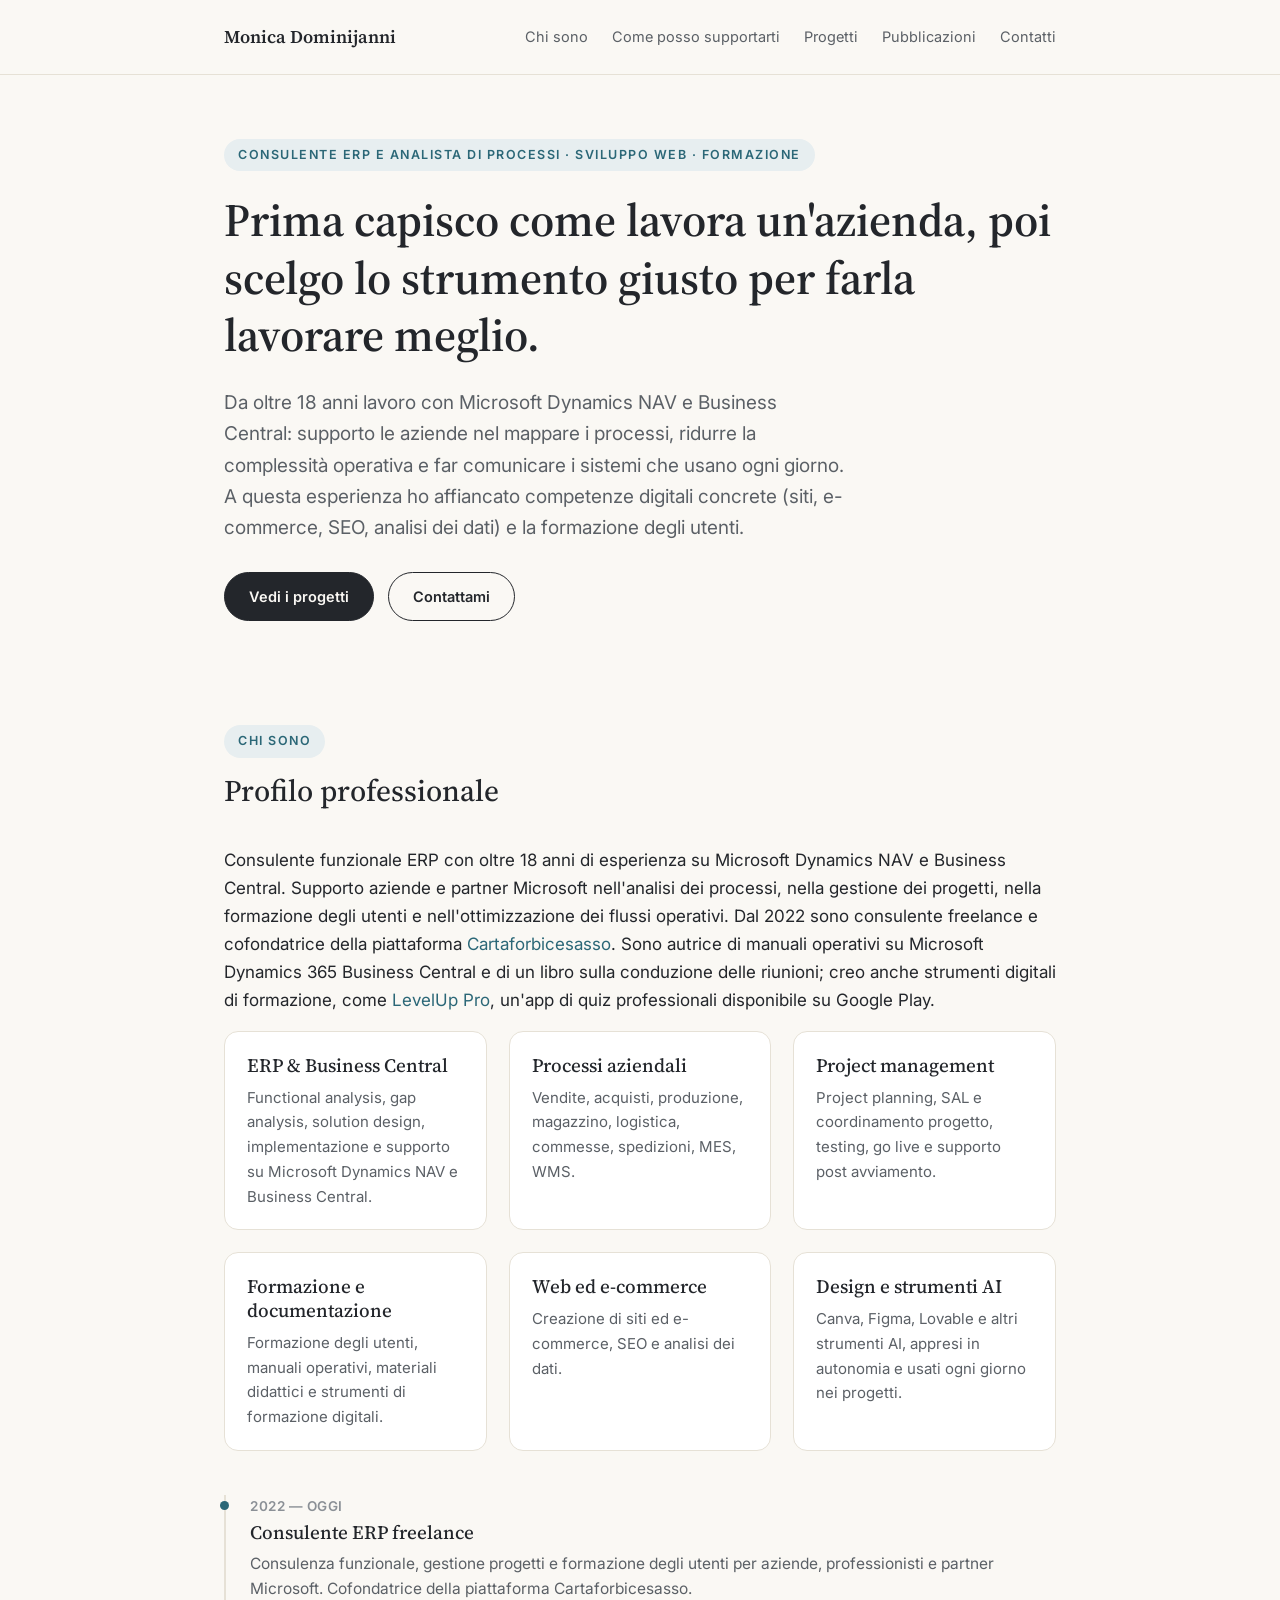
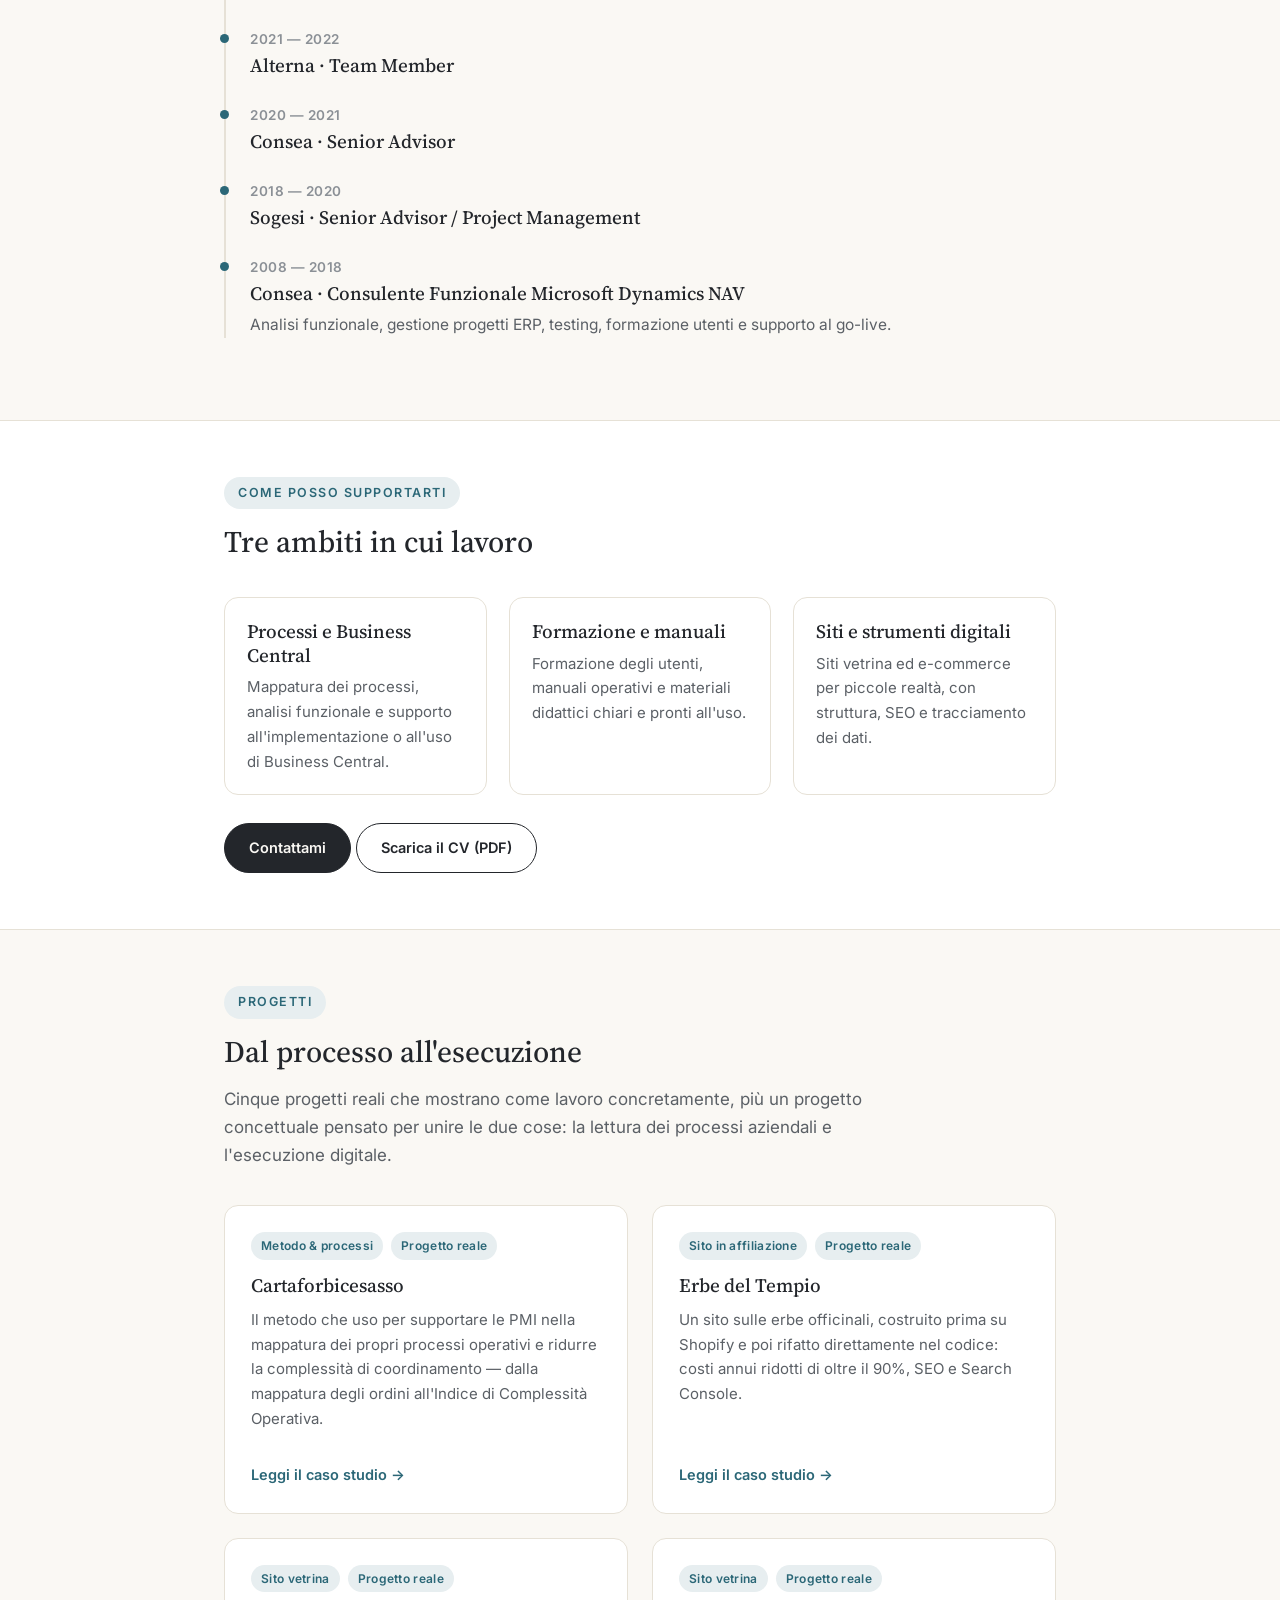
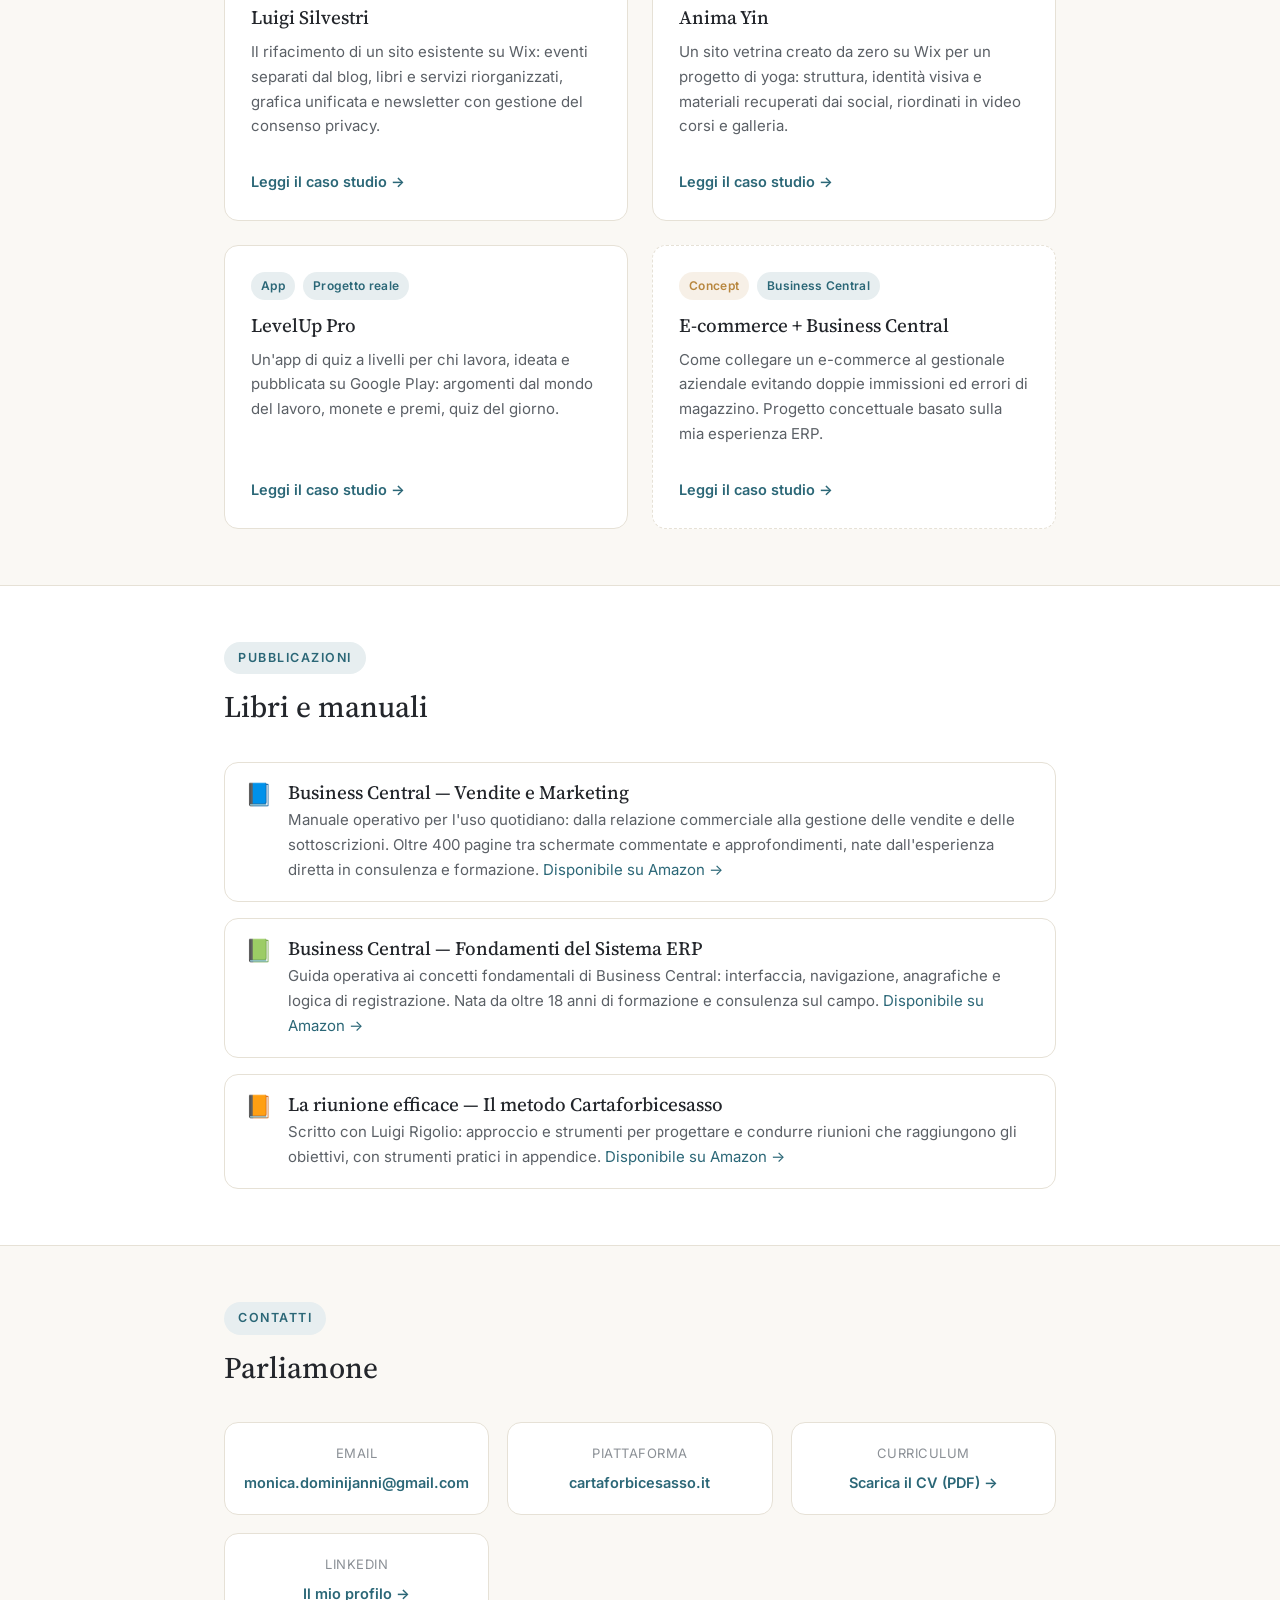
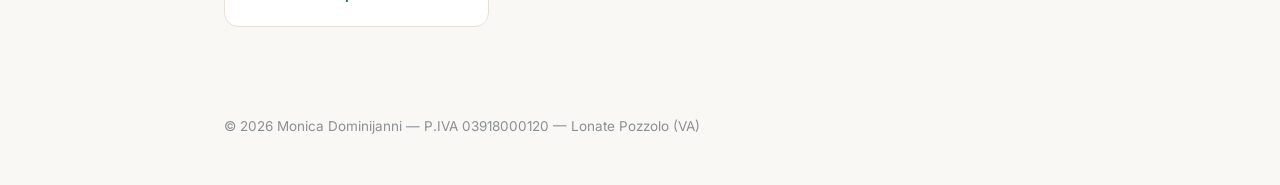
<file: index.html>
<!DOCTYPE html>
<html lang="it">
<head>
<meta charset="UTF-8">
<meta name="viewport" content="width=device-width, initial-scale=1.0">
<title>Monica Dominijanni — Consulente ERP e analista di processi</title>
<meta name="description" content="Consulente ERP e Business Central con oltre 18 anni di esperienza: analisi dei processi, sviluppo web e formazione per PMI.">
<link rel="preconnect" href="https://fonts.googleapis.com">
<link href="https://fonts.googleapis.com/css2?family=Source+Serif+4:wght@500;600&amp;family=Inter:wght@400;500;600;700&amp;display=swap" rel="stylesheet">
<link rel="stylesheet" href="style.css">
</head>
<body>

<nav class="site-nav">
  <div class="wrap">
    <div class="brand">Monica Dominijanni</div>
    <div class="links">
      <a href="#chi-sono">Chi sono</a>
      <a href="#servizi">Come posso supportarti</a>
      <a href="#progetti">Progetti</a>
      <a href="#pubblicazioni">Pubblicazioni</a>
      <a href="#contatti">Contatti</a>
    </div>
  </div>
</nav>

<header class="hero">
  <div class="wrap">
    <span class="eyebrow">Consulente ERP e analista di processi · Sviluppo web · Formazione</span>
    <h1>Prima capisco come lavora un'azienda, poi scelgo lo strumento giusto per farla lavorare meglio.</h1>
    <p class="lede">Da oltre 18 anni lavoro con Microsoft Dynamics NAV e Business Central: supporto le aziende nel mappare i processi, ridurre la complessità operativa e far comunicare i sistemi che usano ogni giorno. A questa esperienza ho affiancato competenze digitali concrete (siti, e-commerce, SEO, analisi dei dati) e la formazione degli utenti.</p>
    <div class="cta-row">
      <a href="#progetti" class="btn primary">Vedi i progetti</a>
      <a href="#contatti" class="btn">Contattami</a>
    </div>
  </div>
</header>

<section id="chi-sono">
  <div class="wrap">
    <div class="section-head">
      <span class="eyebrow">Chi sono</span>
      <h2>Profilo professionale</h2>
    </div>
    <p>
      Consulente funzionale ERP con oltre 18 anni di esperienza su Microsoft Dynamics NAV e Business Central. Supporto aziende e partner Microsoft nell'analisi dei processi, nella gestione dei progetti, nella formazione degli utenti e nell'ottimizzazione dei flussi operativi. Dal 2022 sono consulente freelance e cofondatrice della piattaforma <a href="https://www.cartaforbicesasso.it" target="_blank" rel="noopener">Cartaforbicesasso</a>. Sono autrice di manuali operativi su Microsoft Dynamics 365 Business Central e di un libro sulla conduzione delle riunioni; creo anche strumenti digitali di formazione, come <a href="progetti/levelup-pro.html">LevelUp Pro</a>, un'app di quiz professionali disponibile su Google Play.
    </p>

    <div class="skills-grid">
      <div class="skill-card">
        <h3>ERP &amp; Business Central</h3>
        <p>Functional analysis, gap analysis, solution design, implementazione e supporto su Microsoft Dynamics NAV e Business Central.</p>
      </div>
      <div class="skill-card">
        <h3>Processi aziendali</h3>
        <p>Vendite, acquisti, produzione, magazzino, logistica, commesse, spedizioni, MES, WMS.</p>
      </div>
      <div class="skill-card">
        <h3>Project management</h3>
        <p>Project planning, SAL e coordinamento progetto, testing, go live e supporto post avviamento.</p>
      </div>
      <div class="skill-card">
        <h3>Formazione e documentazione</h3>
        <p>Formazione degli utenti, manuali operativi, materiali didattici e strumenti di formazione digitali.</p>
      </div>
      <div class="skill-card">
        <h3>Web ed e-commerce</h3>
        <p>Creazione di siti ed e-commerce, SEO e analisi dei dati.</p>
      </div>
      <div class="skill-card">
        <h3>Design e strumenti AI</h3>
        <p>Canva, Figma, Lovable e altri strumenti AI, appresi in autonomia e usati ogni giorno nei progetti.</p>
      </div>
    </div>

    <div class="timeline" style="margin-top:44px;">
      <div class="timeline-item">
        <div class="when">2022 — Oggi</div>
        <h3>Consulente ERP freelance</h3>
        <p>Consulenza funzionale, gestione progetti e formazione degli utenti per aziende, professionisti e partner Microsoft. Cofondatrice della piattaforma Cartaforbicesasso.</p>
      </div>
      <div class="timeline-item">
        <div class="when">2021 — 2022</div>
        <h3>Alterna · Team Member</h3>
      </div>
      <div class="timeline-item">
        <div class="when">2020 — 2021</div>
        <h3>Consea · Senior Advisor</h3>
      </div>
      <div class="timeline-item">
        <div class="when">2018 — 2020</div>
        <h3>Sogesi · Senior Advisor / Project Management</h3>
      </div>
      <div class="timeline-item">
        <div class="when">2008 — 2018</div>
        <h3>Consea · Consulente Funzionale Microsoft Dynamics NAV</h3>
        <p>Analisi funzionale, gestione progetti ERP, testing, formazione utenti e supporto al go-live.</p>
      </div>
    </div>
  </div>
</section>

<section id="servizi" class="alt">
  <div class="wrap">
    <div class="section-head">
      <span class="eyebrow">Come posso supportarti</span>
      <h2>Tre ambiti in cui lavoro</h2>
    </div>
    <div class="skills-grid">
      <div class="skill-card">
        <h3>Processi e Business Central</h3>
        <p>Mappatura dei processi, analisi funzionale e supporto all'implementazione o all'uso di Business Central.</p>
      </div>
      <div class="skill-card">
        <h3>Formazione e manuali</h3>
        <p>Formazione degli utenti, manuali operativi e materiali didattici chiari e pronti all'uso.</p>
      </div>
      <div class="skill-card">
        <h3>Siti e strumenti digitali</h3>
        <p>Siti vetrina ed e-commerce per piccole realtà, con struttura, SEO e tracciamento dei dati.</p>
      </div>
    </div>
    <div class="cta-row" style="margin-top:28px;">
      <a href="#contatti" class="btn primary">Contattami</a>
      <a href="assets/CV_Monica_Dominijanni.pdf" class="btn" target="_blank" rel="noopener">Scarica il CV (PDF)</a>
    </div>
  </div>
</section>

<section id="progetti">
  <div class="wrap">
    <div class="section-head">
      <span class="eyebrow">Progetti</span>
      <h2>Dal processo all'esecuzione</h2>
      <p style="color:var(--ink-soft); max-width:640px;">Cinque progetti reali che mostrano come lavoro concretamente, più un progetto concettuale pensato per unire le due cose: la lettura dei processi aziendali e l'esecuzione digitale.</p>
    </div>

    <div class="project-grid" style="grid-template-columns: repeat(auto-fit, minmax(340px, 1fr));">
      <div class="project-card">
        <div class="tag-row"><span class="tag">Metodo &amp; processi</span><span class="tag">Progetto reale</span></div>
        <h3>Cartaforbicesasso</h3>
        <p>Il metodo che uso per supportare le PMI nella mappatura dei propri processi operativi e ridurre la complessità di coordinamento — dalla mappatura degli ordini all'Indice di Complessità Operativa.</p>
        <a class="read-more" href="progetti/cartaforbicesasso.html">Leggi il caso studio →</a>
      </div>

      <div class="project-card">
        <div class="tag-row"><span class="tag">Sito in affiliazione</span><span class="tag">Progetto reale</span></div>
        <h3>Erbe del Tempio</h3>
        <p>Un sito sulle erbe officinali, costruito prima su Shopify e poi rifatto direttamente nel codice: costi annui ridotti di oltre il 90%, SEO e Search Console.</p>
        <a class="read-more" href="progetti/erbe-del-tempio.html">Leggi il caso studio →</a>
      </div>

      <div class="project-card">
        <div class="tag-row"><span class="tag">Sito vetrina</span><span class="tag">Progetto reale</span></div>
        <h3>Luigi Silvestri</h3>
        <p>Il rifacimento di un sito esistente su Wix: eventi separati dal blog, libri e servizi riorganizzati, grafica unificata e newsletter con gestione del consenso privacy.</p>
        <a class="read-more" href="progetti/luigi-silvestri.html">Leggi il caso studio →</a>
      </div>

      <div class="project-card">
        <div class="tag-row"><span class="tag">Sito vetrina</span><span class="tag">Progetto reale</span></div>
        <h3>Anima Yin</h3>
        <p>Un sito vetrina creato da zero su Wix per un progetto di yoga: struttura, identità visiva e materiali recuperati dai social, riordinati in video corsi e galleria.</p>
        <a class="read-more" href="progetti/anima-yin.html">Leggi il caso studio →</a>
      </div>

      <div class="project-card">
        <div class="tag-row"><span class="tag">App</span><span class="tag">Progetto reale</span></div>
        <h3>LevelUp Pro</h3>
        <p>Un'app di quiz a livelli per chi lavora, ideata e pubblicata su Google Play: argomenti dal mondo del lavoro, monete e premi, quiz del giorno.</p>
        <a class="read-more" href="progetti/levelup-pro.html">Leggi il caso studio →</a>
      </div>

      <div class="project-card concept">
        <div class="tag-row"><span class="tag gold">Concept</span><span class="tag">Business Central</span></div>
        <h3>E-commerce + Business Central</h3>
        <p>Come collegare un e-commerce al gestionale aziendale evitando doppie immissioni ed errori di magazzino. Progetto concettuale basato sulla mia esperienza ERP.</p>
        <a class="read-more" href="progetti/ecommerce-business-central.html">Leggi il caso studio →</a>
      </div>
    </div>
  </div>
</section>

<section id="pubblicazioni" class="alt">
  <div class="wrap">
    <div class="section-head">
      <span class="eyebrow">Pubblicazioni</span>
      <h2>Libri e manuali</h2>
    </div>
    <div class="pub-list">
      <div class="pub-item">
        <div class="icon">📘</div>
        <div>
          <h3>Business Central — Vendite e Marketing</h3>
          <p>Manuale operativo per l'uso quotidiano: dalla relazione commerciale alla gestione delle vendite e delle sottoscrizioni. Oltre 400 pagine tra schermate commentate e approfondimenti, nate dall'esperienza diretta in consulenza e formazione. <a href="https://amzn.eu/d/09WEW4IT" target="_blank" rel="noopener">Disponibile su Amazon →</a></p>
        </div>
      </div>
      <div class="pub-item">
        <div class="icon">📗</div>
        <div>
          <h3>Business Central — Fondamenti del Sistema ERP</h3>
          <p>Guida operativa ai concetti fondamentali di Business Central: interfaccia, navigazione, anagrafiche e logica di registrazione. Nata da oltre 18 anni di formazione e consulenza sul campo. <a href="https://amzn.eu/d/07p5gYv3" target="_blank" rel="noopener">Disponibile su Amazon →</a></p>
        </div>
      </div>
      <div class="pub-item">
        <div class="icon">📙</div>
        <div>
          <h3>La riunione efficace — Il metodo Cartaforbicesasso</h3>
          <p>Scritto con Luigi Rigolio: approccio e strumenti per progettare e condurre riunioni che raggiungono gli obiettivi, con strumenti pratici in appendice. <a href="https://amzn.eu/d/06AbPGJI" target="_blank" rel="noopener">Disponibile su Amazon →</a></p>
        </div>
      </div>
    </div>
  </div>
</section>

<section id="contatti">
  <div class="wrap">
    <div class="section-head">
      <span class="eyebrow">Contatti</span>
      <h2>Parliamone</h2>
    </div>
    <div class="contact-grid">
      <div class="contact-item">
        <div class="label">Email</div>
        <div class="value"><a href="mailto:monica.dominijanni@gmail.com">monica.dominijanni@gmail.com</a></div>
      </div>
      <div class="contact-item">
        <div class="label">Piattaforma</div>
        <div class="value"><a href="https://www.cartaforbicesasso.it" target="_blank" rel="noopener">cartaforbicesasso.it</a></div>
      </div>
      <div class="contact-item">
        <div class="label">Curriculum</div>
        <div class="value"><a href="assets/CV_Monica_Dominijanni.pdf" target="_blank" rel="noopener">Scarica il CV (PDF) →</a></div>
      </div>
      <div class="contact-item">
        <div class="label">LinkedIn</div>
        <div class="value"><a href="https://www.linkedin.com/in/monica-dominijanni-4b3a1970" target="_blank" rel="noopener">Il mio profilo →</a></div>
      </div>
    </div>
  </div>
</section>

<footer>
  <div class="wrap">
    © <span id="y"></span> Monica Dominijanni — P.IVA 03918000120 — Lonate Pozzolo (VA)
  </div>
</footer>

<script>document.getElementById('y').textContent = new Date().getFullYear();</script>
</body>
</html>
</file>
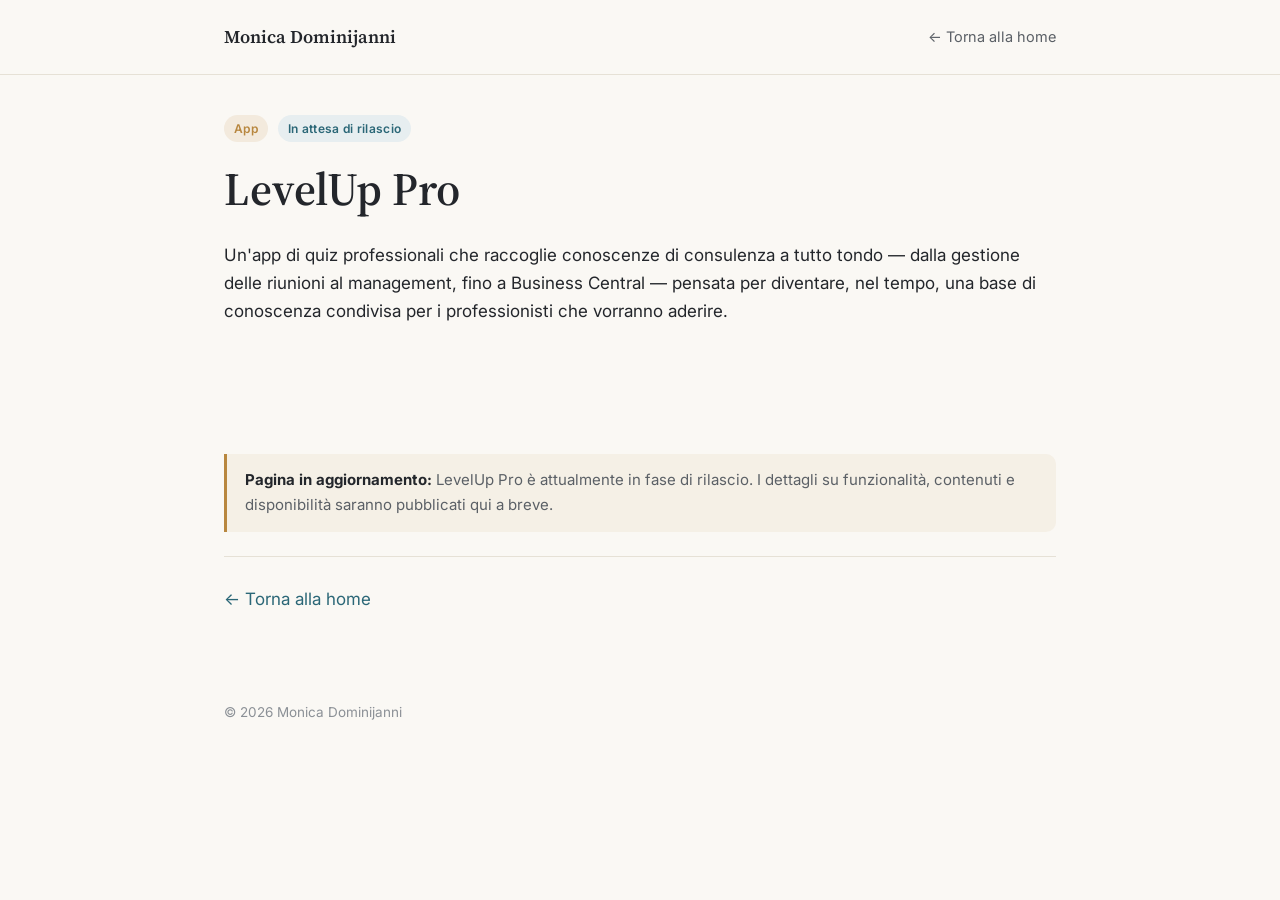
<file: levelup-pro.html>
<!DOCTYPE html>
<html lang="it">
<head>
<meta charset="UTF-8">
<meta name="viewport" content="width=device-width, initial-scale=1.0">
<title>LevelUp Pro | Monica Dominijanni</title>
<meta name="description" content="LevelUp Pro, app di quiz professionali — pagina in aggiornamento in attesa del rilascio.">
<link rel="preconnect" href="https://fonts.googleapis.com">
<link href="https://fonts.googleapis.com/css2?family=Source+Serif+4:wght@500;600&amp;family=Inter:wght@400;500;600;700&amp;display=swap" rel="stylesheet">
<link rel="stylesheet" href="style.css">
</head>
<body>

<nav class="site-nav">
  <div class="wrap">
    <div class="brand">Monica Dominijanni</div>
    <a class="back-link" href="index.html">← Torna alla home</a>
  </div>
</nav>

<header class="cs-hero">
  <div class="wrap">
    <div class="cs-meta"><span class="tag gold">App</span><span class="tag">In attesa di rilascio</span></div>
    <h1>LevelUp Pro</h1>
    <p class="lede">Un'app di quiz professionali che raccoglie conoscenze di consulenza a tutto tondo — dalla gestione delle riunioni al management, fino a Business Central — pensata per diventare, nel tempo, una base di conoscenza condivisa per i professionisti che vorranno aderire.</p>
  </div>
</header>

<section>
  <div class="wrap">
    <div class="cs-note">
      <strong>Pagina in aggiornamento:</strong> LevelUp Pro è attualmente in fase di rilascio. I dettagli su funzionalità, contenuti e disponibilità saranno pubblicati qui a breve.
    </div>
    <div class="cs-nav-end">
      <a href="index.html">← Torna alla home</a>
    </div>
  </div>
</section>

<footer>
  <div class="wrap">© <span id="y"></span> Monica Dominijanni</div>
</footer>
<script>document.getElementById('y').textContent = new Date().getFullYear();</script>
</body>
</html>
</file>
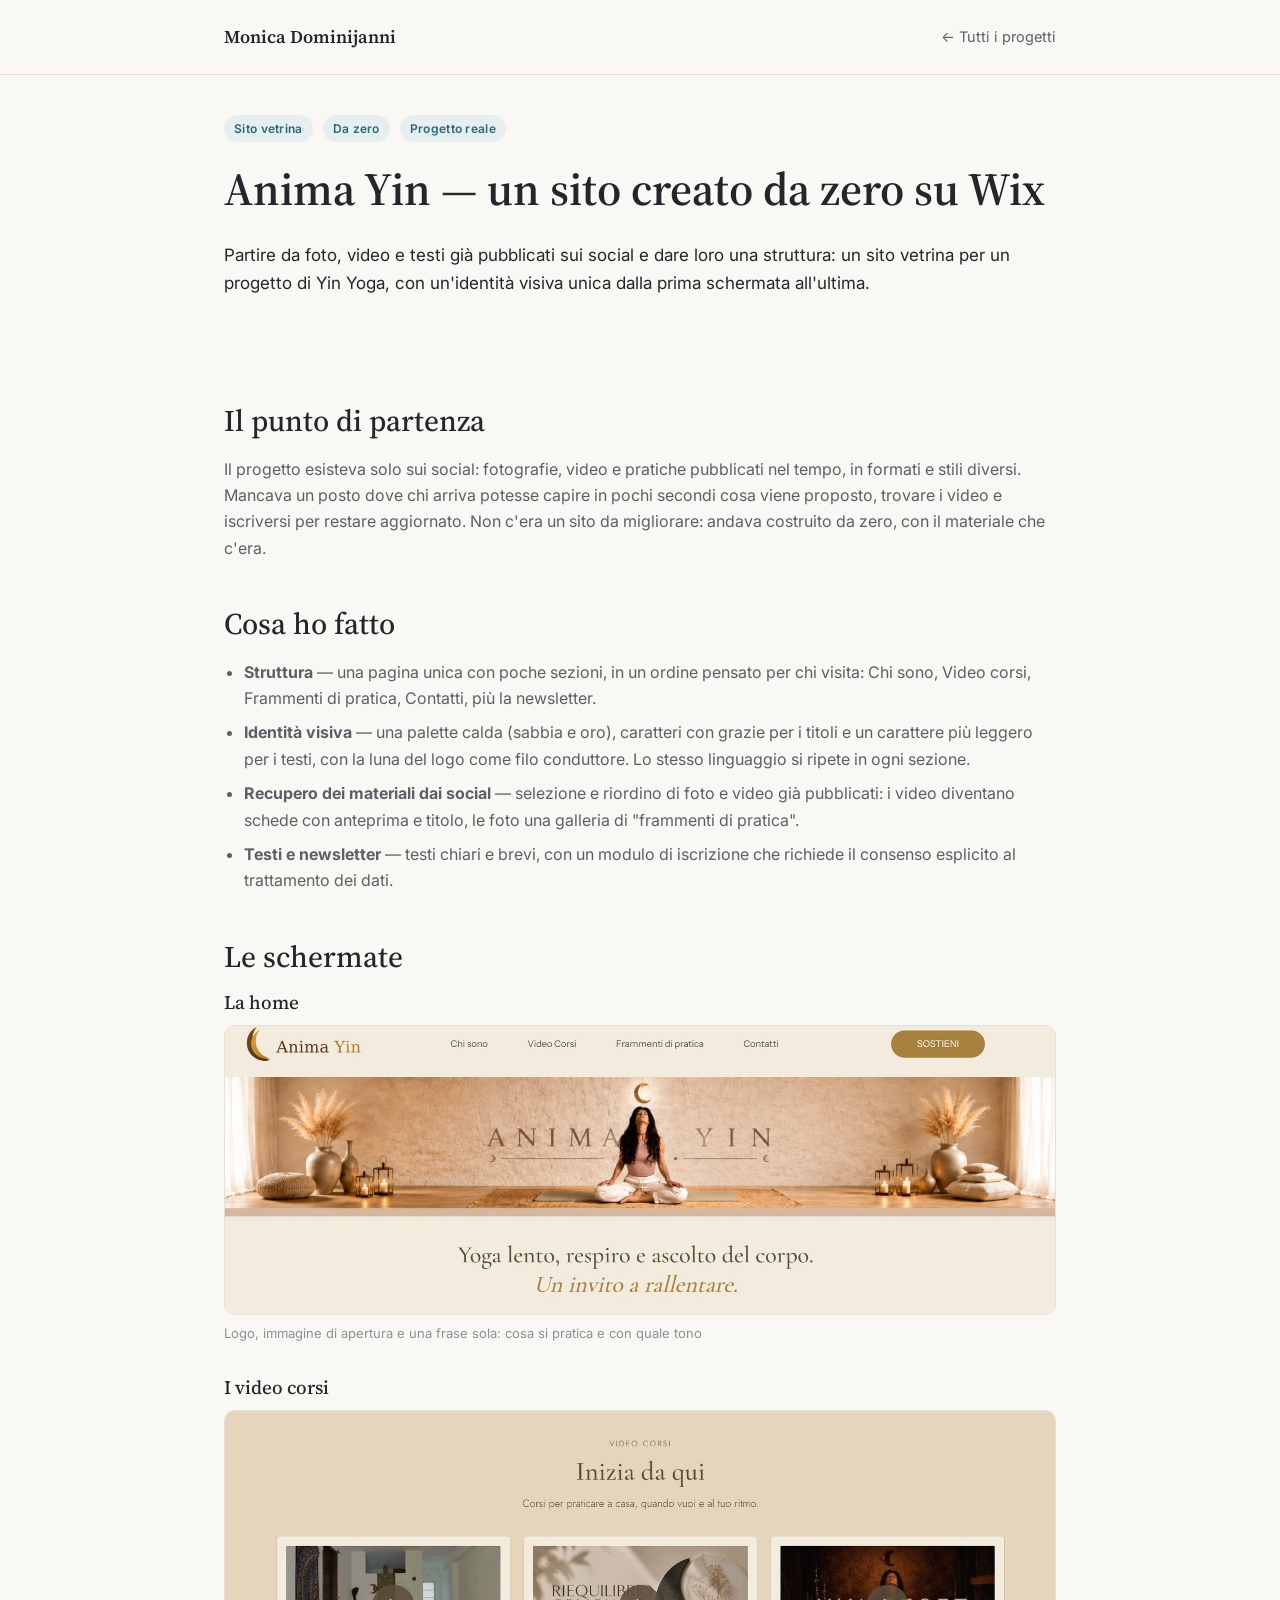
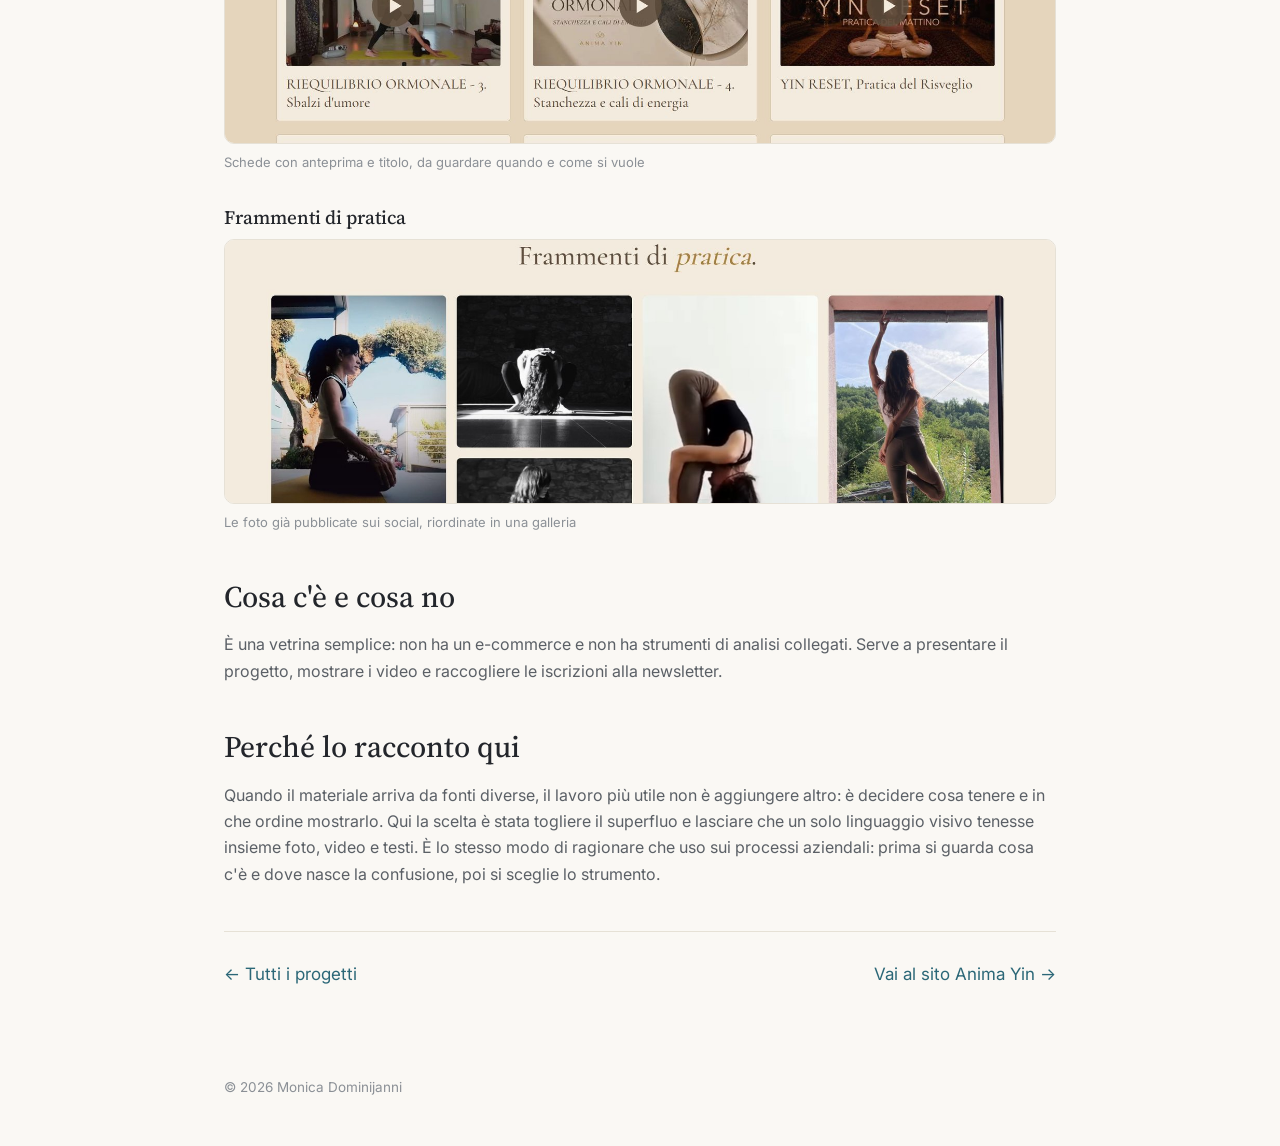
<file: progetti/anima-yin.html>
<!DOCTYPE html>
<html lang="it">
<head>
<meta charset="UTF-8">
<meta name="viewport" content="width=device-width, initial-scale=1.0">
<title>Anima Yin — Caso studio | Monica Dominijanni</title>
<meta name="description" content="Sito vetrina creato da zero su Wix per un progetto di yoga: struttura, identità visiva e materiali recuperati dai social, riordinati in video corsi e galleria.">
<link rel="preconnect" href="https://fonts.googleapis.com">
<link href="https://fonts.googleapis.com/css2?family=Source+Serif+4:wght@500;600&amp;family=Inter:wght@400;500;600;700&amp;display=swap" rel="stylesheet">
<link rel="stylesheet" href="../style.css">
</head>
<body>

<nav class="site-nav">
  <div class="wrap">
    <div class="brand">Monica Dominijanni</div>
    <a class="back-link" href="../index.html#progetti">← Tutti i progetti</a>
  </div>
</nav>

<header class="cs-hero">
  <div class="wrap">
    <div class="cs-meta">
      <span class="tag">Sito vetrina</span>
      <span class="tag">Da zero</span>
      <span class="tag">Progetto reale</span>
    </div>
    <h1>Anima Yin — un sito creato da zero su Wix</h1>
    <p class="lede">Partire da foto, video e testi già pubblicati sui social e dare loro una struttura: un sito vetrina per un progetto di Yin Yoga, con un'identità visiva unica dalla prima schermata all'ultima.</p>
  </div>
</header>

<section>
  <div class="wrap">

    <div class="cs-block">
      <h2>Il punto di partenza</h2>
      <p>Il progetto esisteva solo sui social: fotografie, video e pratiche pubblicati nel tempo, in formati e stili diversi. Mancava un posto dove chi arriva potesse capire in pochi secondi cosa viene proposto, trovare i video e iscriversi per restare aggiornato. Non c'era un sito da migliorare: andava costruito da zero, con il materiale che c'era.</p>
    </div>

    <div class="cs-block">
      <h2>Cosa ho fatto</h2>
      <ul>
        <li><strong>Struttura</strong> — una pagina unica con poche sezioni, in un ordine pensato per chi visita: Chi sono, Video corsi, Frammenti di pratica, Contatti, più la newsletter.</li>
        <li><strong>Identità visiva</strong> — una palette calda (sabbia e oro), caratteri con grazie per i titoli e un carattere più leggero per i testi, con la luna del logo come filo conduttore. Lo stesso linguaggio si ripete in ogni sezione.</li>
        <li><strong>Recupero dei materiali dai social</strong> — selezione e riordino di foto e video già pubblicati: i video diventano schede con anteprima e titolo, le foto una galleria di "frammenti di pratica".</li>
        <li><strong>Testi e newsletter</strong> — testi chiari e brevi, con un modulo di iscrizione che richiede il consenso esplicito al trattamento dei dati.</li>
      </ul>
    </div>

    <div class="cs-block">
      <h2>Le schermate</h2>

      <h3 style="margin-top:8px;">La home</h3>
      <figure class="shot-single" style="max-width:100%;">
        <a href="../assets/anima/home.jpg" target="_blank" rel="noopener"><img src="../assets/anima/home.jpg" alt="Home del sito Anima Yin: logo con la luna, immagine di apertura di una sala di pratica e la frase «Yoga lento, respiro e ascolto del corpo»" loading="lazy"></a>
        <figcaption>Logo, immagine di apertura e una frase sola: cosa si pratica e con quale tono</figcaption>
      </figure>

      <h3 style="margin-top:32px;">I video corsi</h3>
      <figure class="shot-single" style="max-width:100%;">
        <a href="../assets/anima/video-corsi.jpg" target="_blank" rel="noopener"><img src="../assets/anima/video-corsi.jpg" alt="Sezione Video corsi con tre schede: anteprima del video e titolo" loading="lazy"></a>
        <figcaption>Schede con anteprima e titolo, da guardare quando e come si vuole</figcaption>
      </figure>

      <h3 style="margin-top:32px;">Frammenti di pratica</h3>
      <figure class="shot-single" style="max-width:100%;">
        <a href="../assets/anima/frammenti.jpg" target="_blank" rel="noopener"><img src="../assets/anima/frammenti.jpg" alt="Galleria di foto di pratica di yoga, in formati diversi, riordinate in colonne" loading="lazy"></a>
        <figcaption>Le foto già pubblicate sui social, riordinate in una galleria</figcaption>
      </figure>
    </div>

    <div class="cs-block">
      <h2>Cosa c'è e cosa no</h2>
      <p>È una vetrina semplice: non ha un e-commerce e non ha strumenti di analisi collegati. Serve a presentare il progetto, mostrare i video e raccogliere le iscrizioni alla newsletter.</p>
    </div>

    <div class="cs-block">
      <h2>Perché lo racconto qui</h2>
      <p>Quando il materiale arriva da fonti diverse, il lavoro più utile non è aggiungere altro: è decidere cosa tenere e in che ordine mostrarlo. Qui la scelta è stata togliere il superfluo e lasciare che un solo linguaggio visivo tenesse insieme foto, video e testi. È lo stesso modo di ragionare che uso sui processi aziendali: prima si guarda cosa c'è e dove nasce la confusione, poi si sceglie lo strumento.</p>
    </div>

    <div class="cs-nav-end">
      <a href="../index.html#progetti">← Tutti i progetti</a>
      <a href="https://www.animayin.it" target="_blank" rel="noopener">Vai al sito Anima Yin →</a>
    </div>

  </div>
</section>

<footer>
  <div class="wrap">© <span id="y"></span> Monica Dominijanni</div>
</footer>
<script>document.getElementById('y').textContent = new Date().getFullYear();</script>
</body>
</html>
</file>
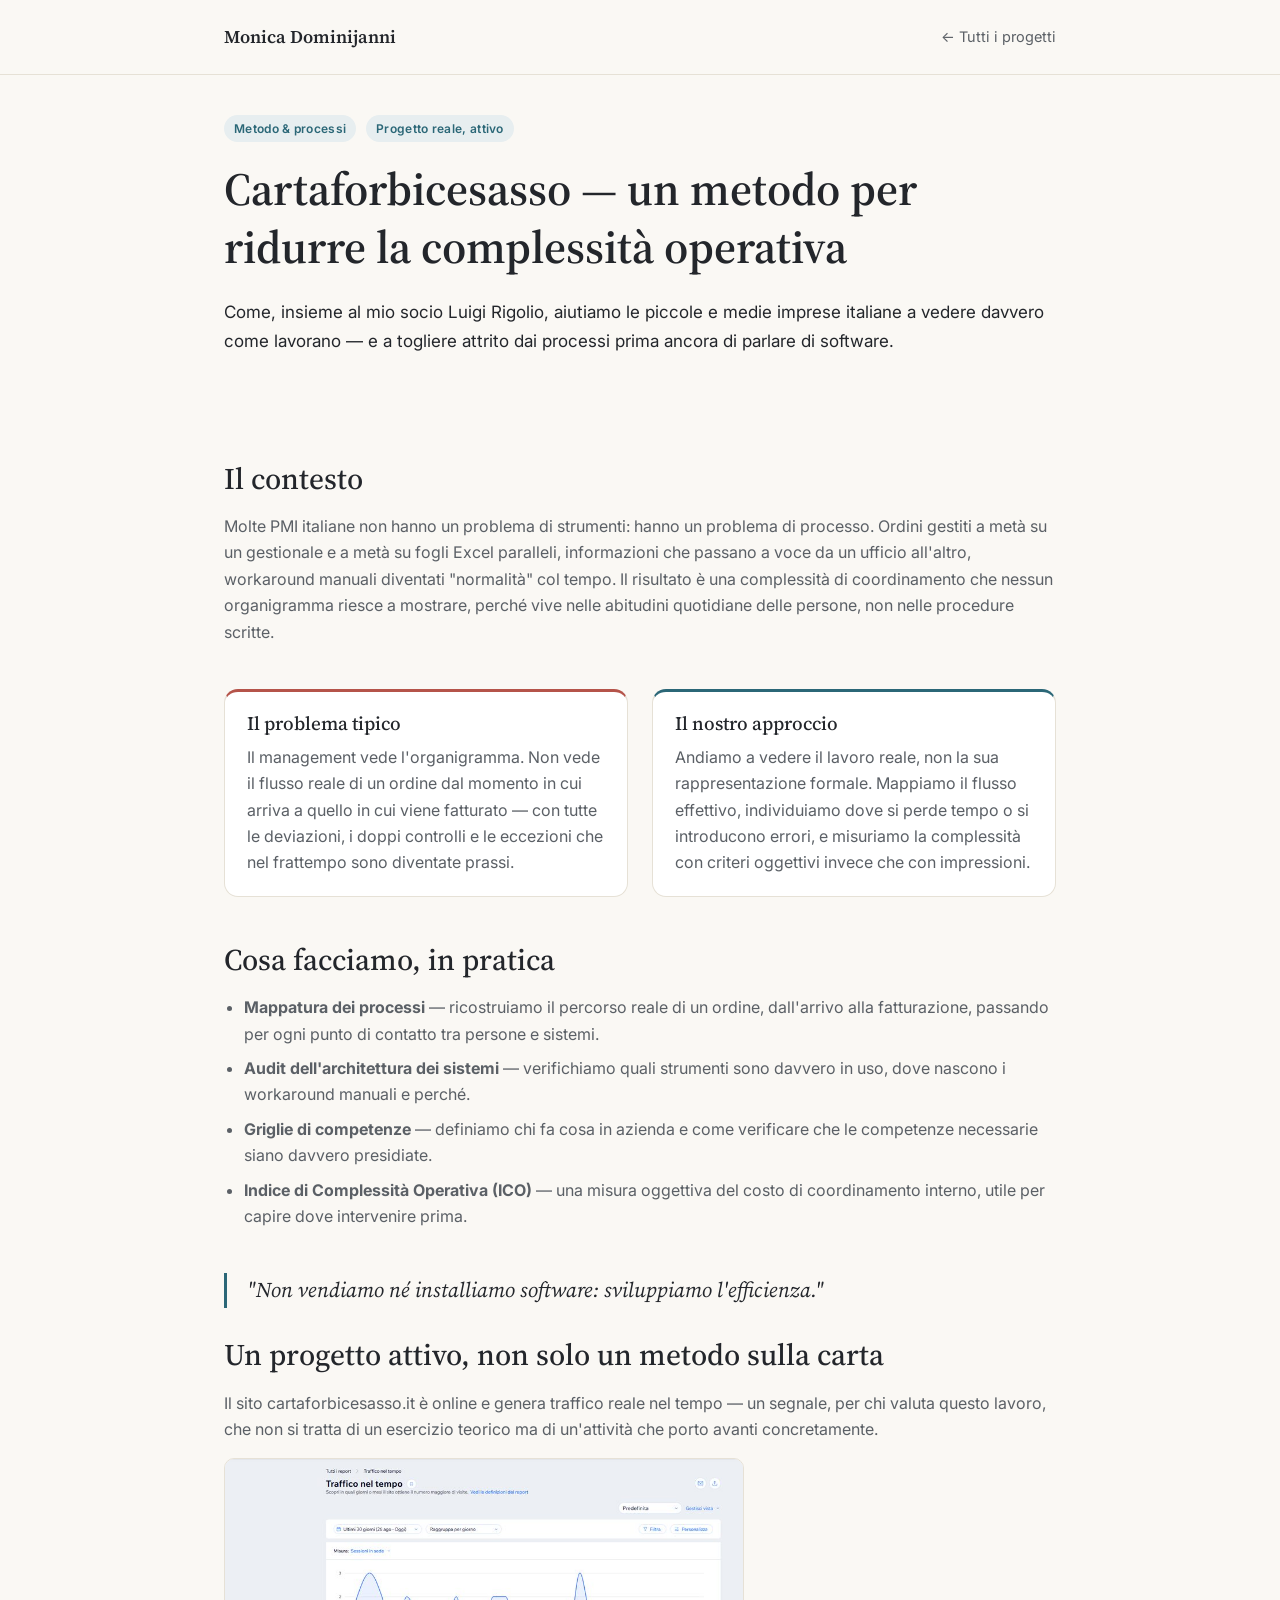
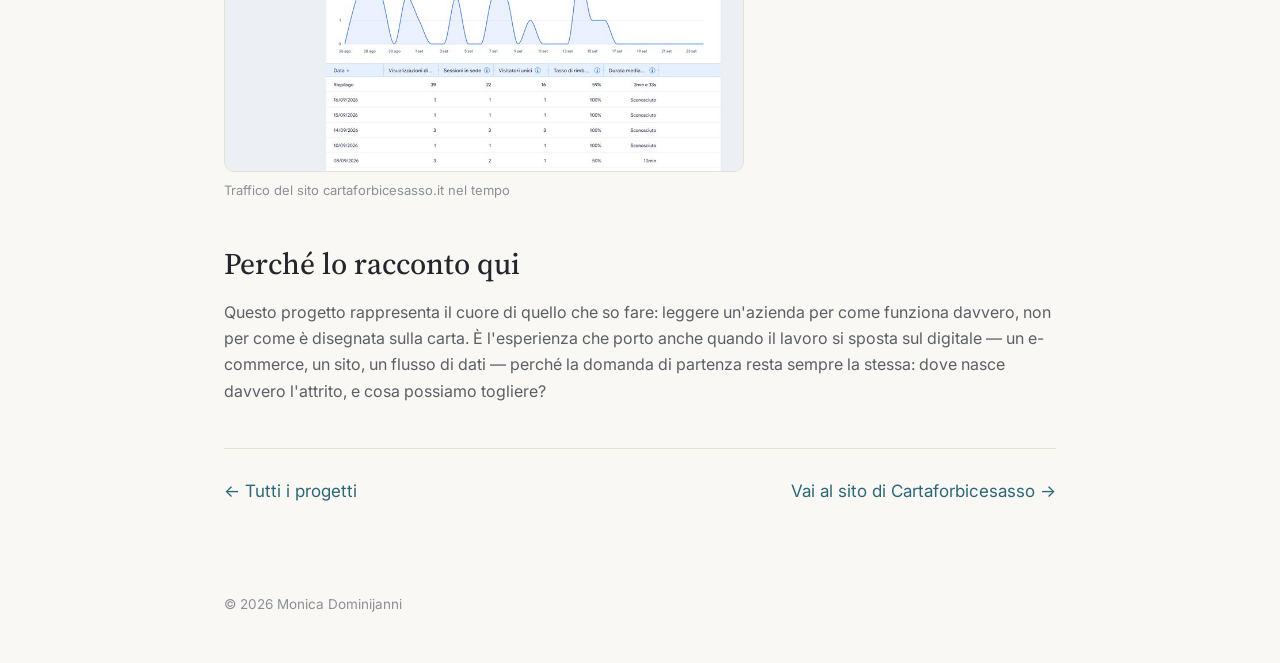
<file: progetti/cartaforbicesasso.html>
<!DOCTYPE html>
<html lang="it">
<head>
<meta charset="UTF-8">
<meta name="viewport" content="width=device-width, initial-scale=1.0">
<title>Cartaforbicesasso — Caso studio | Monica Dominijanni</title>
<meta name="description" content="Il metodo Cartaforbicesasso per ridurre la complessità operativa nelle PMI: mappatura dei processi, audit dei sistemi, Indice di Complessità Operativa.">
<link rel="preconnect" href="https://fonts.googleapis.com">
<link href="https://fonts.googleapis.com/css2?family=Source+Serif+4:wght@500;600&amp;family=Inter:wght@400;500;600;700&amp;display=swap" rel="stylesheet">
<link rel="stylesheet" href="../style.css">
</head>
<body>

<nav class="site-nav">
  <div class="wrap">
    <div class="brand">Monica Dominijanni</div>
    <a class="back-link" href="../index.html#progetti">← Tutti i progetti</a>
  </div>
</nav>

<header class="cs-hero">
  <div class="wrap">
    <div class="cs-meta">
      <span class="tag">Metodo &amp; processi</span>
      <span class="tag">Progetto reale, attivo</span>
    </div>
    <h1>Cartaforbicesasso — un metodo per ridurre la complessità operativa</h1>
    <p class="lede">Come, insieme al mio socio Luigi Rigolio, aiutiamo le piccole e medie imprese italiane a vedere davvero come lavorano — e a togliere attrito dai processi prima ancora di parlare di software.</p>
  </div>
</header>

<section>
  <div class="wrap">

    <div class="cs-block">
      <h2>Il contesto</h2>
      <p>Molte PMI italiane non hanno un problema di strumenti: hanno un problema di processo. Ordini gestiti a metà su un gestionale e a metà su fogli Excel paralleli, informazioni che passano a voce da un ufficio all'altro, workaround manuali diventati "normalità" col tempo. Il risultato è una complessità di coordinamento che nessun organigramma riesce a mostrare, perché vive nelle abitudini quotidiane delle persone, non nelle procedure scritte.</p>
    </div>

    <div class="cs-block">
      <div class="cs-two-col">
        <div class="box problem">
          <h3>Il problema tipico</h3>
          <p style="margin:0;">Il management vede l'organigramma. Non vede il flusso reale di un ordine dal momento in cui arriva a quello in cui viene fatturato — con tutte le deviazioni, i doppi controlli e le eccezioni che nel frattempo sono diventate prassi.</p>
        </div>
        <div class="box approach">
          <h3>Il nostro approccio</h3>
          <p style="margin:0;">Andiamo a vedere il lavoro reale, non la sua rappresentazione formale. Mappiamo il flusso effettivo, individuiamo dove si perde tempo o si introducono errori, e misuriamo la complessità con criteri oggettivi invece che con impressioni.</p>
        </div>
      </div>
    </div>

    <div class="cs-block">
      <h2>Cosa facciamo, in pratica</h2>
      <ul>
        <li><strong>Mappatura dei processi</strong> — ricostruiamo il percorso reale di un ordine, dall'arrivo alla fatturazione, passando per ogni punto di contatto tra persone e sistemi.</li>
        <li><strong>Audit dell'architettura dei sistemi</strong> — verifichiamo quali strumenti sono davvero in uso, dove nascono i workaround manuali e perché.</li>
        <li><strong>Griglie di competenze</strong> — definiamo chi fa cosa in azienda e come verificare che le competenze necessarie siano davvero presidiate.</li>
        <li><strong>Indice di Complessità Operativa (ICO)</strong> — una misura oggettiva del costo di coordinamento interno, utile per capire dove intervenire prima.</li>
      </ul>
    </div>

    <p class="cs-quote">"Non vendiamo né installiamo software: sviluppiamo l'efficienza."</p>

    <div class="cs-block">
      <h2>Un progetto attivo, non solo un metodo sulla carta</h2>
      <p>Il sito cartaforbicesasso.it è online e genera traffico reale nel tempo — un segnale, per chi valuta questo lavoro, che non si tratta di un esercizio teorico ma di un'attività che porto avanti concretamente.</p>
      <figure class="shot-single">
        <img src="../assets/carta/traffico.jpg" alt="Grafico del traffico nel tempo del sito cartaforbicesasso.it, con visualizzazioni e sessioni sulle ultime settimane">
        <figcaption>Traffico del sito cartaforbicesasso.it nel tempo</figcaption>
      </figure>
    </div>

    <div class="cs-block">
      <h2>Perché lo racconto qui</h2>
      <p>Questo progetto rappresenta il cuore di quello che so fare: leggere un'azienda per come funziona davvero, non per come è disegnata sulla carta. È l'esperienza che porto anche quando il lavoro si sposta sul digitale — un e-commerce, un sito, un flusso di dati — perché la domanda di partenza resta sempre la stessa: dove nasce davvero l'attrito, e cosa possiamo togliere?</p>
    </div>

    <div class="cs-nav-end">
      <a href="../index.html#progetti">← Tutti i progetti</a>
      <a href="https://www.cartaforbicesasso.it" target="_blank" rel="noopener">Vai al sito di Cartaforbicesasso →</a>
    </div>

  </div>
</section>

<footer>
  <div class="wrap">© <span id="y"></span> Monica Dominijanni</div>
</footer>
<script>document.getElementById('y').textContent = new Date().getFullYear();</script>
</body>
</html>
</file>
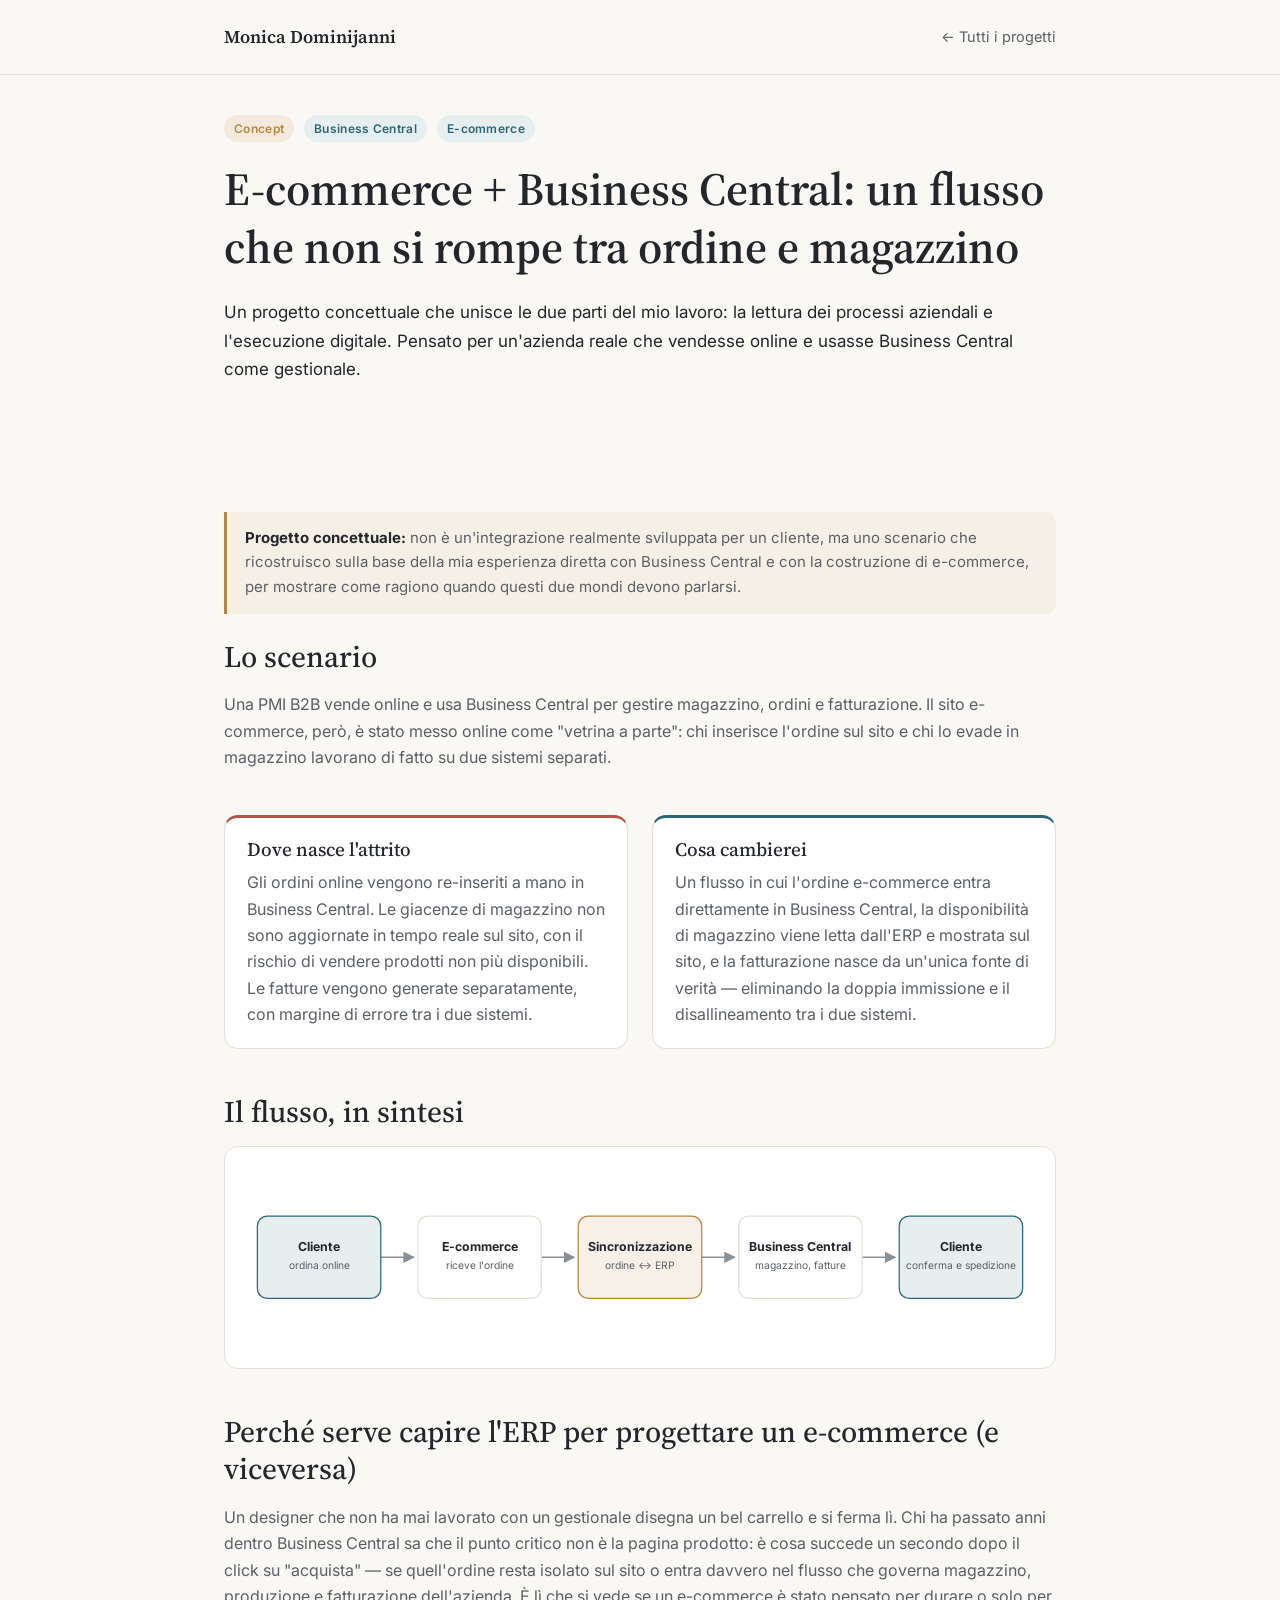
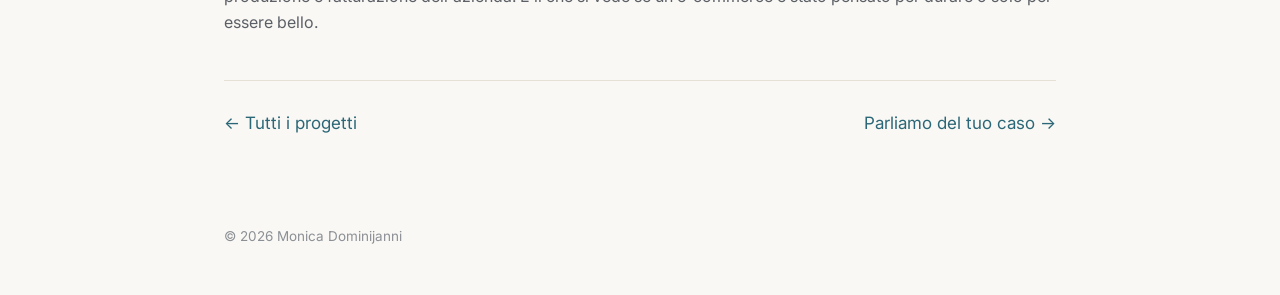
<file: progetti/ecommerce-business-central.html>
<!DOCTYPE html>
<html lang="it">
<head>
<meta charset="UTF-8">
<meta name="viewport" content="width=device-width, initial-scale=1.0">
<title>Concept: E-commerce + Business Central | Monica Dominijanni</title>
<meta name="description" content="Progetto concettuale: come collegare un e-commerce a Business Central evitando doppie immissioni ed errori di magazzino.">
<link rel="preconnect" href="https://fonts.googleapis.com">
<link href="https://fonts.googleapis.com/css2?family=Source+Serif+4:wght@500;600&amp;family=Inter:wght@400;500;600;700&amp;display=swap" rel="stylesheet">
<link rel="stylesheet" href="../style.css">
</head>
<body>

<nav class="site-nav">
  <div class="wrap">
    <div class="brand">Monica Dominijanni</div>
    <a class="back-link" href="../index.html#progetti">← Tutti i progetti</a>
  </div>
</nav>

<header class="cs-hero">
  <div class="wrap">
    <div class="cs-meta">
      <span class="tag gold">Concept</span>
      <span class="tag">Business Central</span>
      <span class="tag">E-commerce</span>
    </div>
    <h1>E-commerce + Business Central: un flusso che non si rompe tra ordine e magazzino</h1>
    <p class="lede">Un progetto concettuale che unisce le due parti del mio lavoro: la lettura dei processi aziendali e l'esecuzione digitale. Pensato per un'azienda reale che vendesse online e usasse Business Central come gestionale.</p>
  </div>
</header>

<section>
  <div class="wrap">

    <div class="cs-note">
      <strong>Progetto concettuale:</strong> non è un'integrazione realmente sviluppata per un cliente, ma uno scenario che ricostruisco sulla base della mia esperienza diretta con Business Central e con la costruzione di e-commerce, per mostrare come ragiono quando questi due mondi devono parlarsi.
    </div>

    <div class="cs-block">
      <h2>Lo scenario</h2>
      <p>Una PMI B2B vende online e usa Business Central per gestire magazzino, ordini e fatturazione. Il sito e-commerce, però, è stato messo online come "vetrina a parte": chi inserisce l'ordine sul sito e chi lo evade in magazzino lavorano di fatto su due sistemi separati.</p>
    </div>

    <div class="cs-block">
      <div class="cs-two-col">
        <div class="box problem">
          <h3>Dove nasce l'attrito</h3>
          <p style="margin:0;">Gli ordini online vengono re-inseriti a mano in Business Central. Le giacenze di magazzino non sono aggiornate in tempo reale sul sito, con il rischio di vendere prodotti non più disponibili. Le fatture vengono generate separatamente, con margine di errore tra i due sistemi.</p>
        </div>
        <div class="box approach">
          <h3>Cosa cambierei</h3>
          <p style="margin:0;">Un flusso in cui l'ordine e-commerce entra direttamente in Business Central, la disponibilità di magazzino viene letta dall'ERP e mostrata sul sito, e la fatturazione nasce da un'unica fonte di verità — eliminando la doppia immissione e il disallineamento tra i due sistemi.</p>
        </div>
      </div>
    </div>

    <div class="cs-block">
      <h2>Il flusso, in sintesi</h2>
      <div class="diagram-wrap">
        <svg viewBox="0 0 960 200" xmlns="http://www.w3.org/2000/svg" role="img" aria-label="Flusso: cliente ordina online, l'e-commerce riceve l'ordine, sincronizzazione con l'ERP, Business Central gestisce magazzino e fatturazione, il cliente riceve conferma e spedizione">
          <defs>
            <marker id="arrow" viewBox="0 0 10 10" refX="9" refY="5" markerWidth="7" markerHeight="7" orient="auto-start-reverse">
              <path d="M 0 0 L 10 5 L 0 10 z" fill="var(--ink-faint)"></path>
            </marker>
          </defs>

          <!-- connectors -->
          <line x1="165" y1="100" x2="205" y2="100" stroke="var(--ink-faint)" stroke-width="2" marker-end="url(#arrow)"></line>
          <line x1="360" y1="100" x2="400" y2="100" stroke="var(--ink-faint)" stroke-width="2" marker-end="url(#arrow)"></line>
          <line x1="555" y1="100" x2="595" y2="100" stroke="var(--ink-faint)" stroke-width="2" marker-end="url(#arrow)"></line>
          <line x1="750" y1="100" x2="790" y2="100" stroke="var(--ink-faint)" stroke-width="2" marker-end="url(#arrow)"></line>

          <!-- box 1: Cliente -->
          <rect x="15" y="50" width="150" height="100" rx="12" fill="var(--accent-soft)" stroke="var(--accent)" stroke-width="1.5"></rect>
          <text x="90" y="92" text-anchor="middle" font-family="Inter, sans-serif" font-size="15" font-weight="700" fill="var(--ink)">Cliente</text>
          <text x="90" y="114" text-anchor="middle" font-family="Inter, sans-serif" font-size="12.5" fill="var(--ink-soft)">ordina online</text>

          <!-- box 2: E-commerce -->
          <rect x="210" y="50" width="150" height="100" rx="12" fill="var(--surface)" stroke="var(--border)" stroke-width="1.5"></rect>
          <text x="285" y="92" text-anchor="middle" font-family="Inter, sans-serif" font-size="15" font-weight="700" fill="var(--ink)">E-commerce</text>
          <text x="285" y="114" text-anchor="middle" font-family="Inter, sans-serif" font-size="12.5" fill="var(--ink-soft)">riceve l'ordine</text>

          <!-- box 3: Sincronizzazione -->
          <rect x="405" y="50" width="150" height="100" rx="12" fill="rgba(184,135,63,.12)" stroke="var(--gold)" stroke-width="1.5"></rect>
          <text x="480" y="92" text-anchor="middle" font-family="Inter, sans-serif" font-size="15" font-weight="700" fill="var(--ink)">Sincronizzazione</text>
          <text x="480" y="114" text-anchor="middle" font-family="Inter, sans-serif" font-size="12.5" fill="var(--ink-soft)">ordine ↔ ERP</text>

          <!-- box 4: Business Central -->
          <rect x="600" y="50" width="150" height="100" rx="12" fill="var(--surface)" stroke="var(--border)" stroke-width="1.5"></rect>
          <text x="675" y="92" text-anchor="middle" font-family="Inter, sans-serif" font-size="15" font-weight="700" fill="var(--ink)">Business Central</text>
          <text x="675" y="114" text-anchor="middle" font-family="Inter, sans-serif" font-size="12.5" fill="var(--ink-soft)">magazzino, fatture</text>

          <!-- box 5: Cliente riceve -->
          <rect x="795" y="50" width="150" height="100" rx="12" fill="var(--accent-soft)" stroke="var(--accent)" stroke-width="1.5"></rect>
          <text x="870" y="92" text-anchor="middle" font-family="Inter, sans-serif" font-size="15" font-weight="700" fill="var(--ink)">Cliente</text>
          <text x="870" y="114" text-anchor="middle" font-family="Inter, sans-serif" font-size="12.5" fill="var(--ink-soft)">conferma e spedizione</text>
        </svg>
      </div>
    </div>

    <div class="cs-block">
      <h2>Perché serve capire l'ERP per progettare un e-commerce (e viceversa)</h2>
      <p>Un designer che non ha mai lavorato con un gestionale disegna un bel carrello e si ferma lì. Chi ha passato anni dentro Business Central sa che il punto critico non è la pagina prodotto: è cosa succede un secondo dopo il click su "acquista" — se quell'ordine resta isolato sul sito o entra davvero nel flusso che governa magazzino, produzione e fatturazione dell'azienda. È lì che si vede se un e-commerce è stato pensato per durare o solo per essere bello.</p>
    </div>

    <div class="cs-nav-end">
      <a href="../index.html#progetti">← Tutti i progetti</a>
      <a href="../index.html#contatti">Parliamo del tuo caso →</a>
    </div>

  </div>
</section>

<footer>
  <div class="wrap">© <span id="y"></span> Monica Dominijanni</div>
</footer>
<script>document.getElementById('y').textContent = new Date().getFullYear();</script>
</body>
</html>
</file>
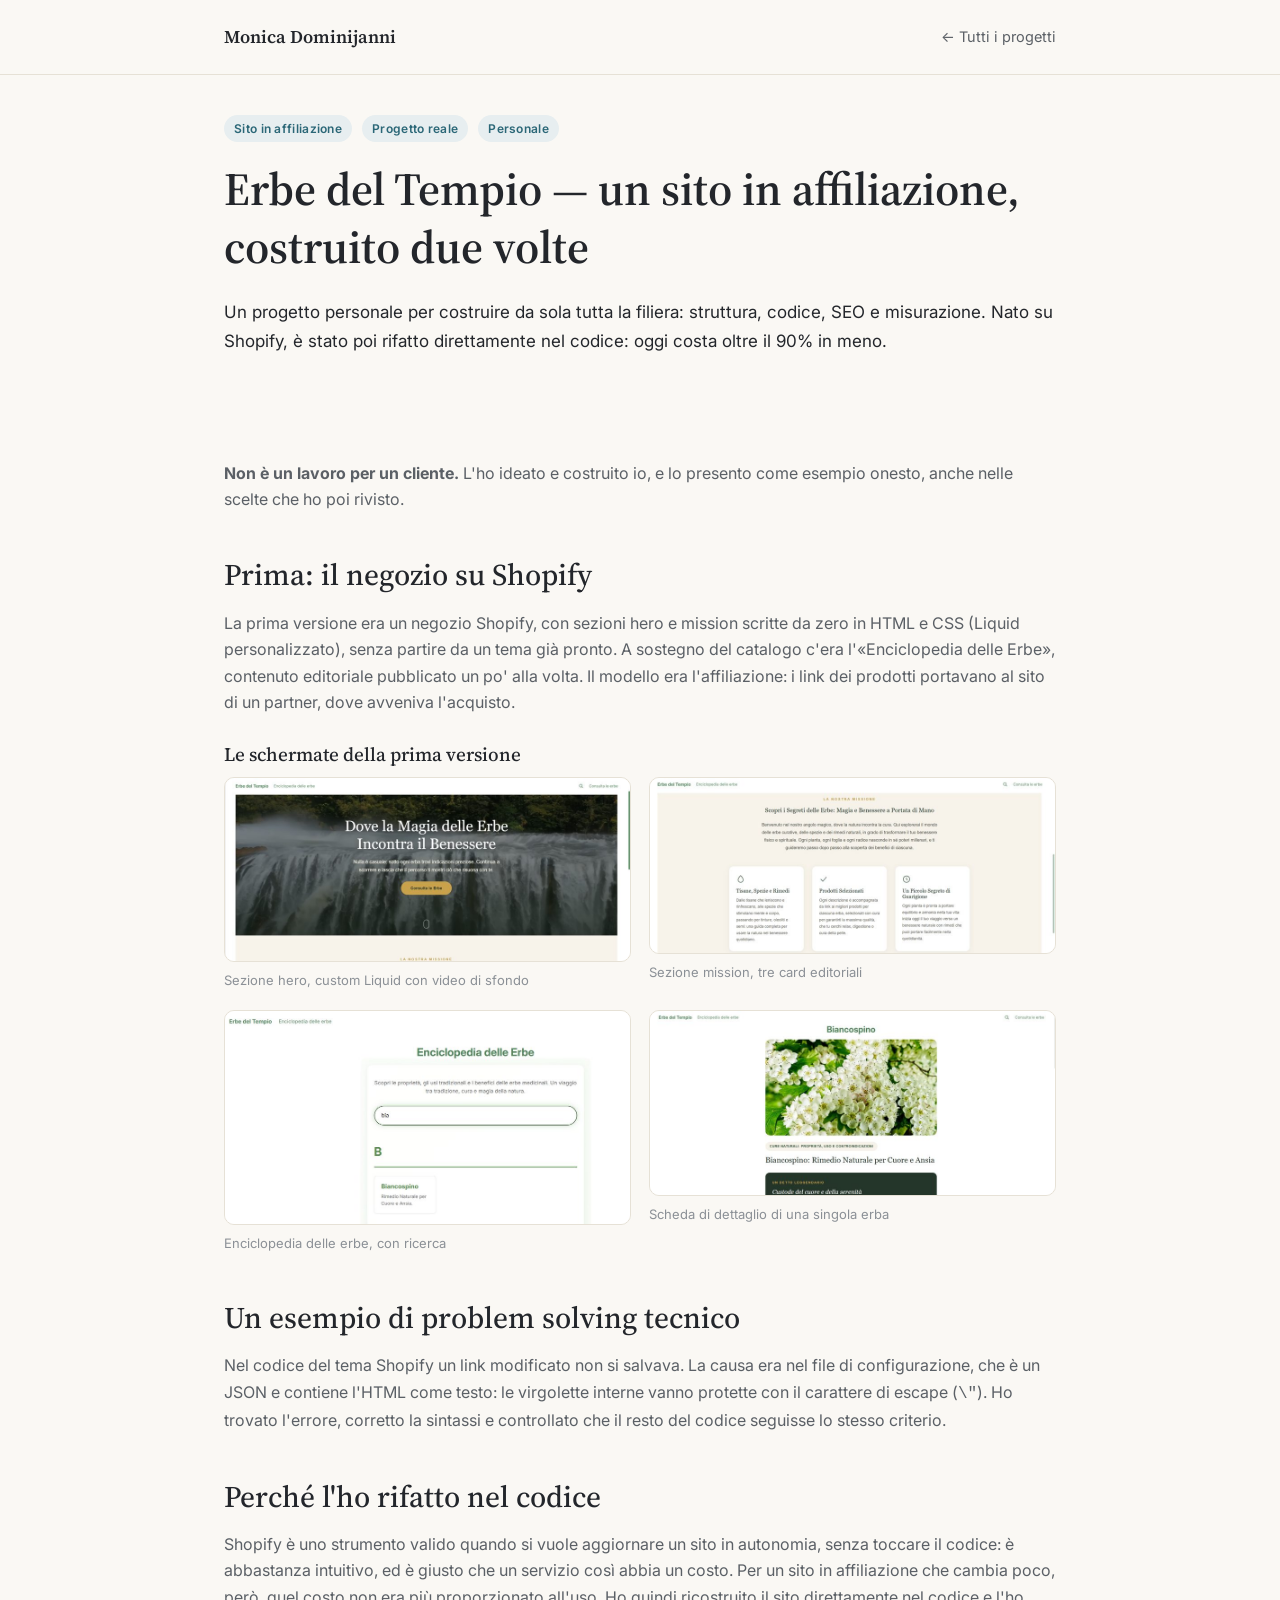
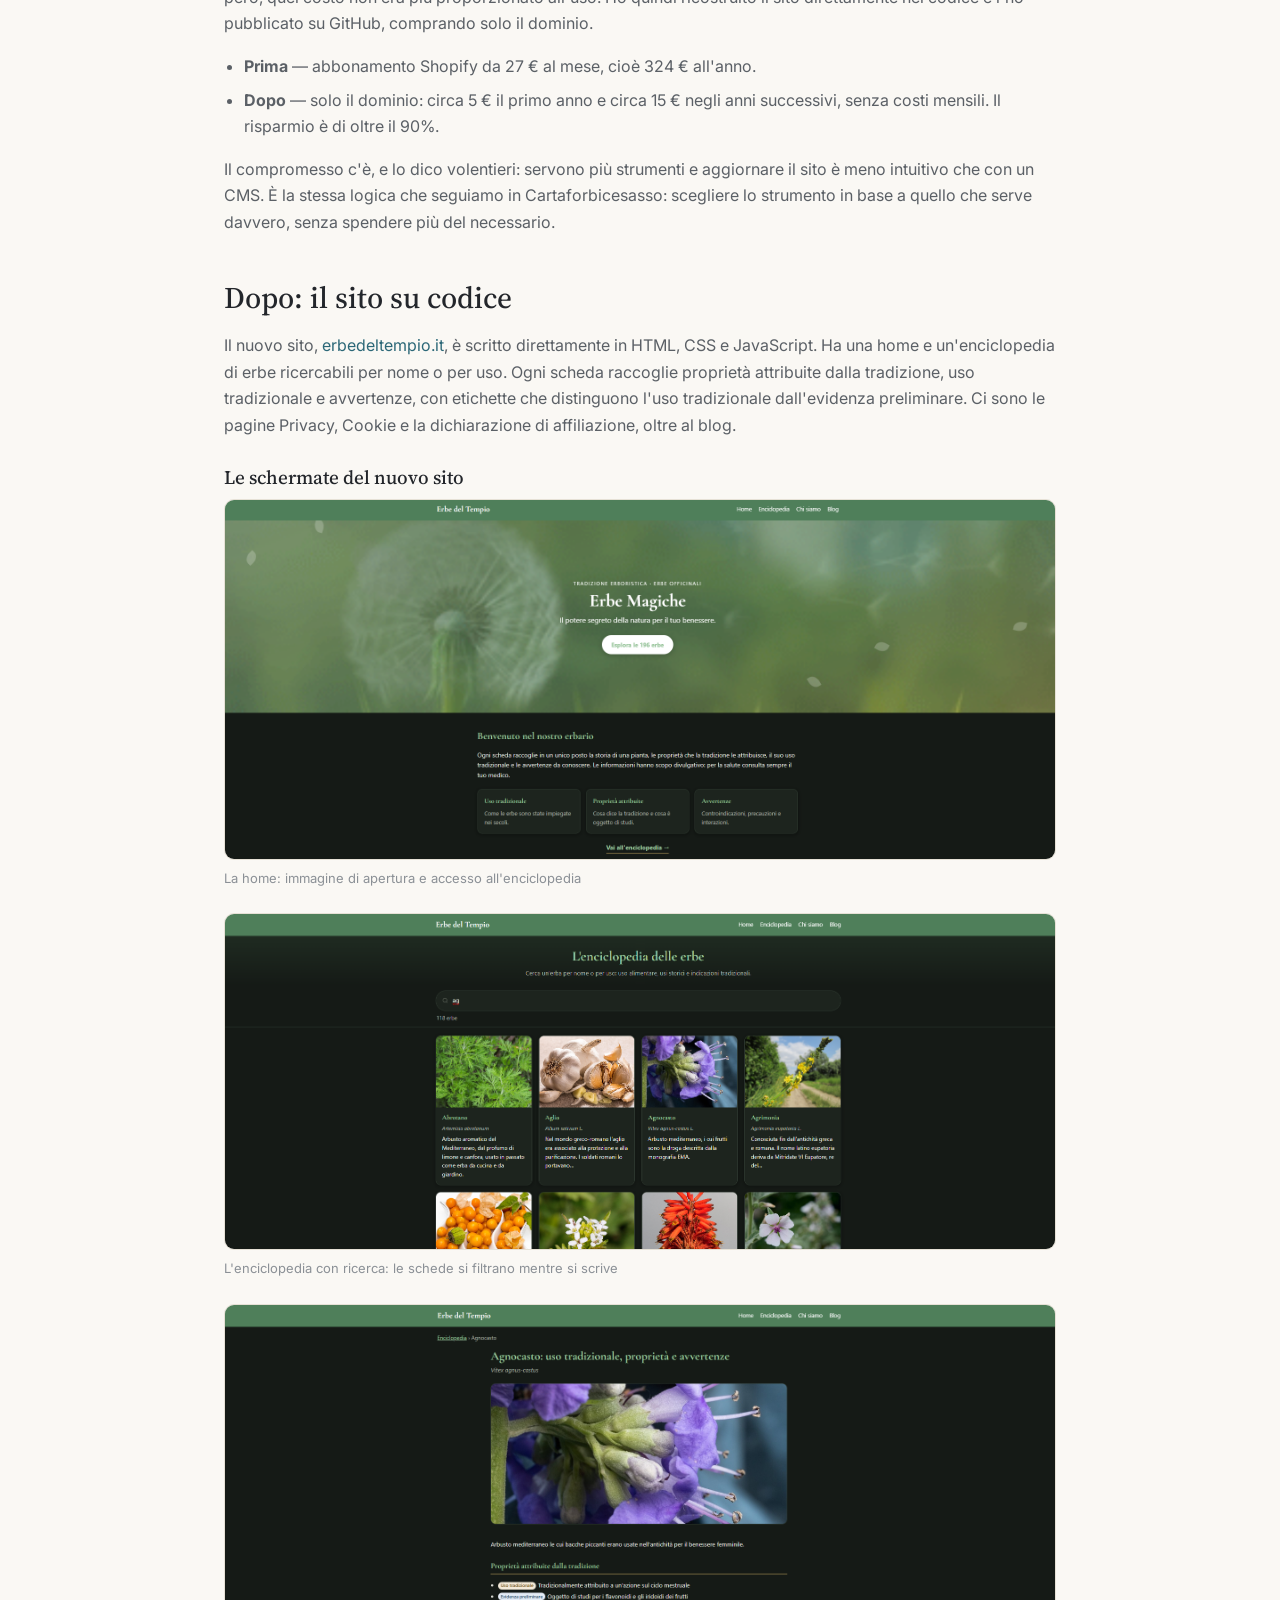
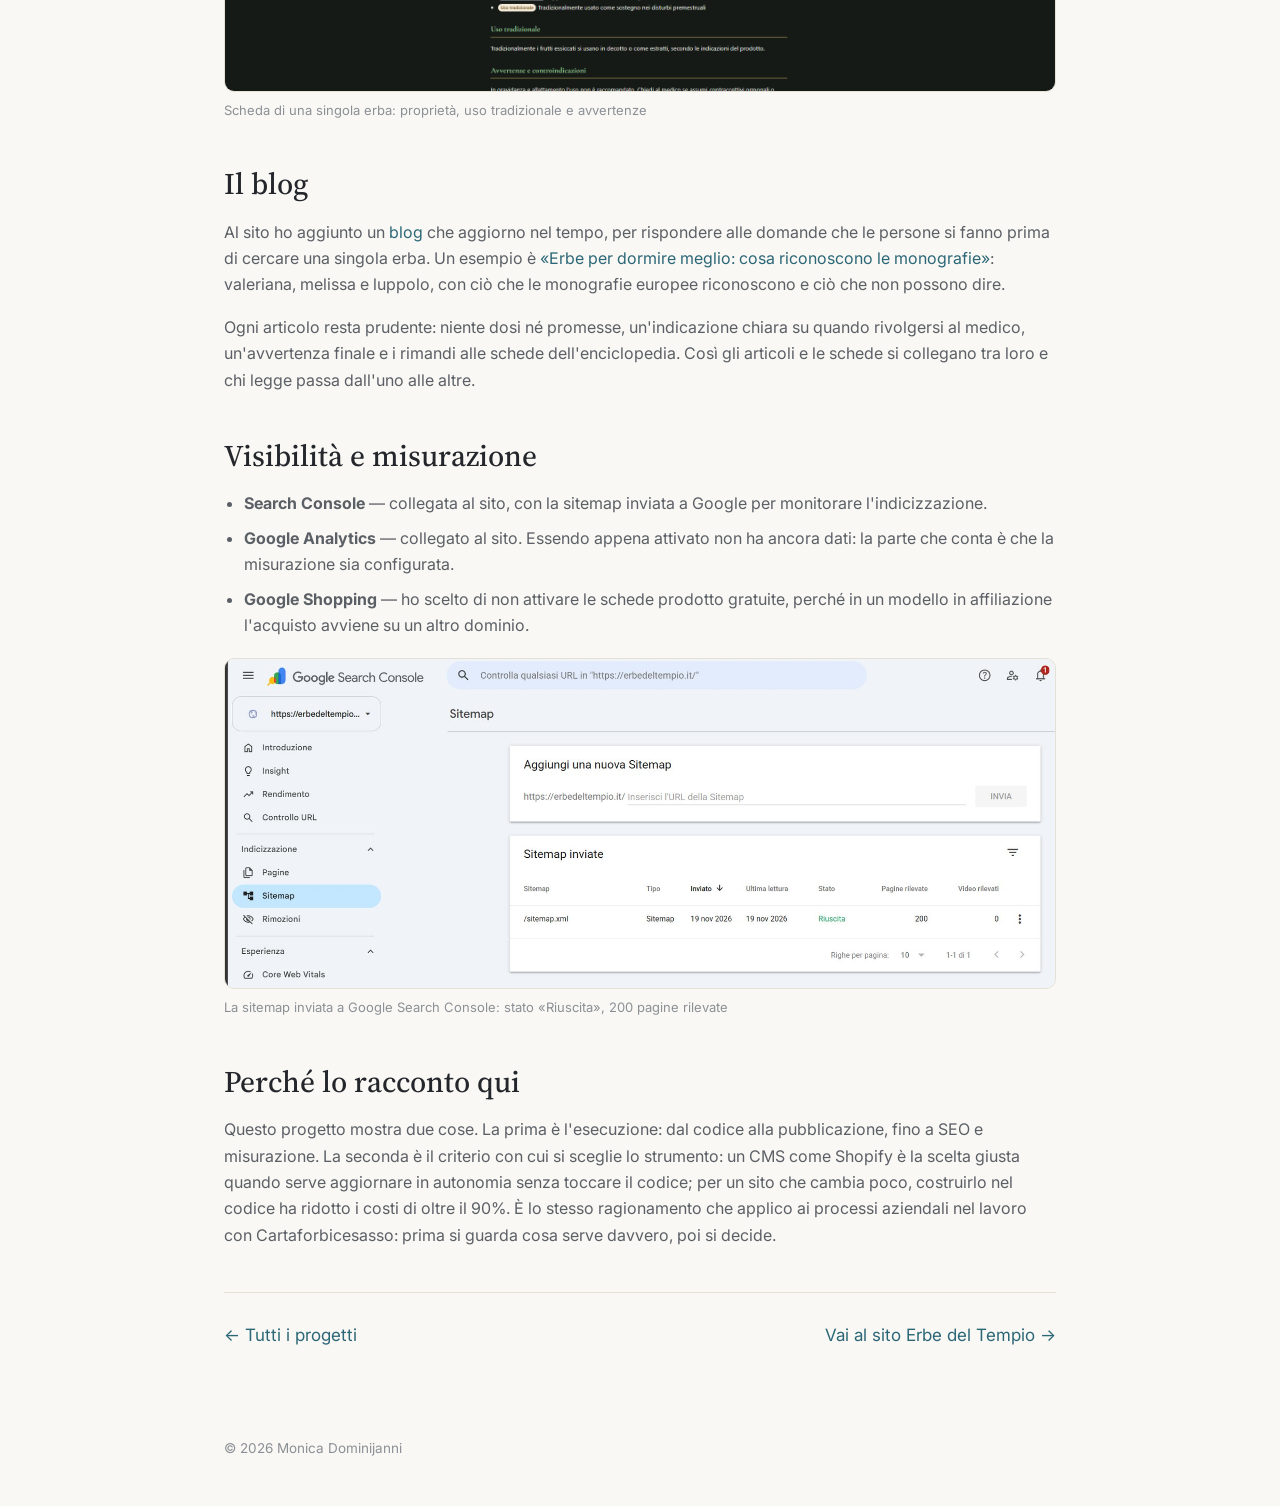
<file: progetti/erbe-del-tempio.html>
<!DOCTYPE html>
<html lang="it">
<head>
<meta charset="UTF-8">
<meta name="viewport" content="width=device-width, initial-scale=1.0">
<title>Erbe del Tempio — Caso studio | Monica Dominijanni</title>
<meta name="description" content="Sito in affiliazione sulle erbe officinali, costruito prima su Shopify e poi rifatto direttamente nel codice: costi ridotti di oltre il 90%, SEO e Search Console.">
<link rel="preconnect" href="https://fonts.googleapis.com">
<link href="https://fonts.googleapis.com/css2?family=Source+Serif+4:wght@500;600&amp;family=Inter:wght@400;500;600;700&amp;display=swap" rel="stylesheet">
<link rel="stylesheet" href="../style.css">
</head>
<body>

<nav class="site-nav">
  <div class="wrap">
    <div class="brand">Monica Dominijanni</div>
    <a class="back-link" href="../index.html#progetti">← Tutti i progetti</a>
  </div>
</nav>

<header class="cs-hero">
  <div class="wrap">
    <div class="cs-meta">
      <span class="tag">Sito in affiliazione</span>
      <span class="tag">Progetto reale</span>
      <span class="tag">Personale</span>
    </div>
    <h1>Erbe del Tempio — un sito in affiliazione, costruito due volte</h1>
    <p class="lede">Un progetto personale per costruire da sola tutta la filiera: struttura, codice, SEO e misurazione. Nato su Shopify, è stato poi rifatto direttamente nel codice: oggi costa oltre il 90% in meno.</p>
  </div>
</header>

<section>
  <div class="wrap">

    <div class="cs-block">
      <p><strong>Non è un lavoro per un cliente.</strong> L'ho ideato e costruito io, e lo presento come esempio onesto, anche nelle scelte che ho poi rivisto.</p>
    </div>

    <div class="cs-block">
      <h2>Prima: il negozio su Shopify</h2>
      <p>La prima versione era un negozio Shopify, con sezioni hero e mission scritte da zero in HTML e CSS (Liquid personalizzato), senza partire da un tema già pronto. A sostegno del catalogo c'era l'«Enciclopedia delle Erbe», contenuto editoriale pubblicato un po' alla volta. Il modello era l'affiliazione: i link dei prodotti portavano al sito di un partner, dove avveniva l'acquisto.</p>

      <h3 style="margin-top:28px;">Le schermate della prima versione</h3>
      <div class="shot-grid" style="align-items:start;">
        <figure class="shot-figure"><a href="../assets/erbe/hero.jpg" target="_blank" rel="noopener"><img src="../assets/erbe/hero.jpg" alt="Sezione hero del primo sito su Shopify, con video di sfondo" loading="lazy"></a><figcaption>Sezione hero, custom Liquid con video di sfondo</figcaption></figure>
        <figure class="shot-figure"><a href="../assets/erbe/mission.jpg" target="_blank" rel="noopener"><img src="../assets/erbe/mission.jpg" alt="Sezione mission con tre card editoriali" loading="lazy"></a><figcaption>Sezione mission, tre card editoriali</figcaption></figure>
        <figure class="shot-figure"><a href="../assets/erbe/encyclopedia.jpg" target="_blank" rel="noopener"><img src="../assets/erbe/encyclopedia.jpg" alt="Enciclopedia delle erbe con ricerca" loading="lazy"></a><figcaption>Enciclopedia delle erbe, con ricerca</figcaption></figure>
        <figure class="shot-figure"><a href="../assets/erbe/detail.jpg" target="_blank" rel="noopener"><img src="../assets/erbe/detail.jpg" alt="Scheda di dettaglio di una singola erba" loading="lazy"></a><figcaption>Scheda di dettaglio di una singola erba</figcaption></figure>
      </div>
    </div>

    <div class="cs-block">
      <h2>Un esempio di problem solving tecnico</h2>
      <p>Nel codice del tema Shopify un link modificato non si salvava. La causa era nel file di configurazione, che è un JSON e contiene l'HTML come testo: le virgolette interne vanno protette con il carattere di escape (<code>\"</code>). Ho trovato l'errore, corretto la sintassi e controllato che il resto del codice seguisse lo stesso criterio.</p>
    </div>

    <div class="cs-block">
      <h2>Perché l'ho rifatto nel codice</h2>
      <p>Shopify è uno strumento valido quando si vuole aggiornare un sito in autonomia, senza toccare il codice: è abbastanza intuitivo, ed è giusto che un servizio così abbia un costo. Per un sito in affiliazione che cambia poco, però, quel costo non era più proporzionato all'uso. Ho quindi ricostruito il sito direttamente nel codice e l'ho pubblicato su GitHub, comprando solo il dominio.</p>
      <ul>
        <li><strong>Prima</strong> — abbonamento Shopify da 27 € al mese, cioè 324 € all'anno.</li>
        <li><strong>Dopo</strong> — solo il dominio: circa 5 € il primo anno e circa 15 € negli anni successivi, senza costi mensili. Il risparmio è di oltre il 90%.</li>
      </ul>
      <p>Il compromesso c'è, e lo dico volentieri: servono più strumenti e aggiornare il sito è meno intuitivo che con un CMS. È la stessa logica che seguiamo in Cartaforbicesasso: scegliere lo strumento in base a quello che serve davvero, senza spendere più del necessario.</p>
    </div>

    <div class="cs-block">
      <h2>Dopo: il sito su codice</h2>
      <p>Il nuovo sito, <a href="https://www.erbedeltempio.it" target="_blank" rel="noopener">erbedeltempio.it</a>, è scritto direttamente in HTML, CSS e JavaScript. Ha una home e un'enciclopedia di erbe ricercabili per nome o per uso. Ogni scheda raccoglie proprietà attribuite dalla tradizione, uso tradizionale e avvertenze, con etichette che distinguono l'uso tradizionale dall'evidenza preliminare. Ci sono le pagine Privacy, Cookie e la dichiarazione di affiliazione, oltre al blog.</p>

      <h3 style="margin-top:28px;">Le schermate del nuovo sito</h3>
      <figure class="shot-single" style="max-width:100%;">
        <a href="../assets/erbe-codice/home.jpg" target="_blank" rel="noopener"><img src="../assets/erbe-codice/home.jpg" alt="Home del nuovo sito Erbe del Tempio: titolo Erbe Magiche, un soffione sullo sfondo e il pulsante per esplorare l'enciclopedia" loading="lazy"></a>
        <figcaption>La home: immagine di apertura e accesso all'enciclopedia</figcaption>
      </figure>
      <figure class="shot-single" style="max-width:100%;margin-top:24px;">
        <a href="../assets/erbe-codice/enciclopedia.jpg" target="_blank" rel="noopener"><img src="../assets/erbe-codice/enciclopedia.jpg" alt="Enciclopedia delle erbe con campo di ricerca e schede con foto, nome e descrizione breve" loading="lazy"></a>
        <figcaption>L'enciclopedia con ricerca: le schede si filtrano mentre si scrive</figcaption>
      </figure>
      <figure class="shot-single" style="max-width:100%;margin-top:24px;">
        <a href="../assets/erbe-codice/scheda.jpg" target="_blank" rel="noopener"><img src="../assets/erbe-codice/scheda.jpg" alt="Scheda di una singola erba con proprietà attribuite, uso tradizionale e avvertenze" loading="lazy"></a>
        <figcaption>Scheda di una singola erba: proprietà, uso tradizionale e avvertenze</figcaption>
      </figure>
    </div>

    <div class="cs-block">
      <h2>Il blog</h2>
      <p>Al sito ho aggiunto un <a href="https://erbedeltempio.it/blog/index.html" target="_blank" rel="noopener">blog</a> che aggiorno nel tempo, per rispondere alle domande che le persone si fanno prima di cercare una singola erba. Un esempio è <a href="https://erbedeltempio.it/blog/erbe-per-dormire-meglio.html" target="_blank" rel="noopener">«Erbe per dormire meglio: cosa riconoscono le monografie»</a>: valeriana, melissa e luppolo, con ciò che le monografie europee riconoscono e ciò che non possono dire.</p>
      <p>Ogni articolo resta prudente: niente dosi né promesse, un'indicazione chiara su quando rivolgersi al medico, un'avvertenza finale e i rimandi alle schede dell'enciclopedia. Così gli articoli e le schede si collegano tra loro e chi legge passa dall'uno alle altre.</p>
    </div>

    <div class="cs-block">
      <h2>Visibilità e misurazione</h2>
      <ul>
        <li><strong>Search Console</strong> — collegata al sito, con la sitemap inviata a Google per monitorare l'indicizzazione.</li>
        <li><strong>Google Analytics</strong> — collegato al sito. Essendo appena attivato non ha ancora dati: la parte che conta è che la misurazione sia configurata.</li>
        <li><strong>Google Shopping</strong> — ho scelto di non attivare le schede prodotto gratuite, perché in un modello in affiliazione l'acquisto avviene su un altro dominio.</li>
      </ul>
      <figure class="shot-single" style="max-width:100%;margin-top:20px;">
        <a href="../assets/erbe-codice/search-console.jpg" target="_blank" rel="noopener"><img src="../assets/erbe-codice/search-console.jpg" alt="Google Search Console: sitemap inviata con stato Riuscita e 200 pagine rilevate" loading="lazy"></a>
        <figcaption>La sitemap inviata a Google Search Console: stato «Riuscita», 200 pagine rilevate</figcaption>
      </figure>
    </div>

    <div class="cs-block">
      <h2>Perché lo racconto qui</h2>
      <p>Questo progetto mostra due cose. La prima è l'esecuzione: dal codice alla pubblicazione, fino a SEO e misurazione. La seconda è il criterio con cui si sceglie lo strumento: un CMS come Shopify è la scelta giusta quando serve aggiornare in autonomia senza toccare il codice; per un sito che cambia poco, costruirlo nel codice ha ridotto i costi di oltre il 90%. È lo stesso ragionamento che applico ai processi aziendali nel lavoro con Cartaforbicesasso: prima si guarda cosa serve davvero, poi si decide.</p>
    </div>

    <div class="cs-nav-end">
      <a href="../index.html#progetti">← Tutti i progetti</a>
      <a href="https://www.erbedeltempio.it" target="_blank" rel="noopener">Vai al sito Erbe del Tempio →</a>
    </div>

  </div>
</section>

<footer>
  <div class="wrap">© <span id="y"></span> Monica Dominijanni</div>
</footer>
<script>document.getElementById('y').textContent = new Date().getFullYear();</script>
</body>
</html>
</file>
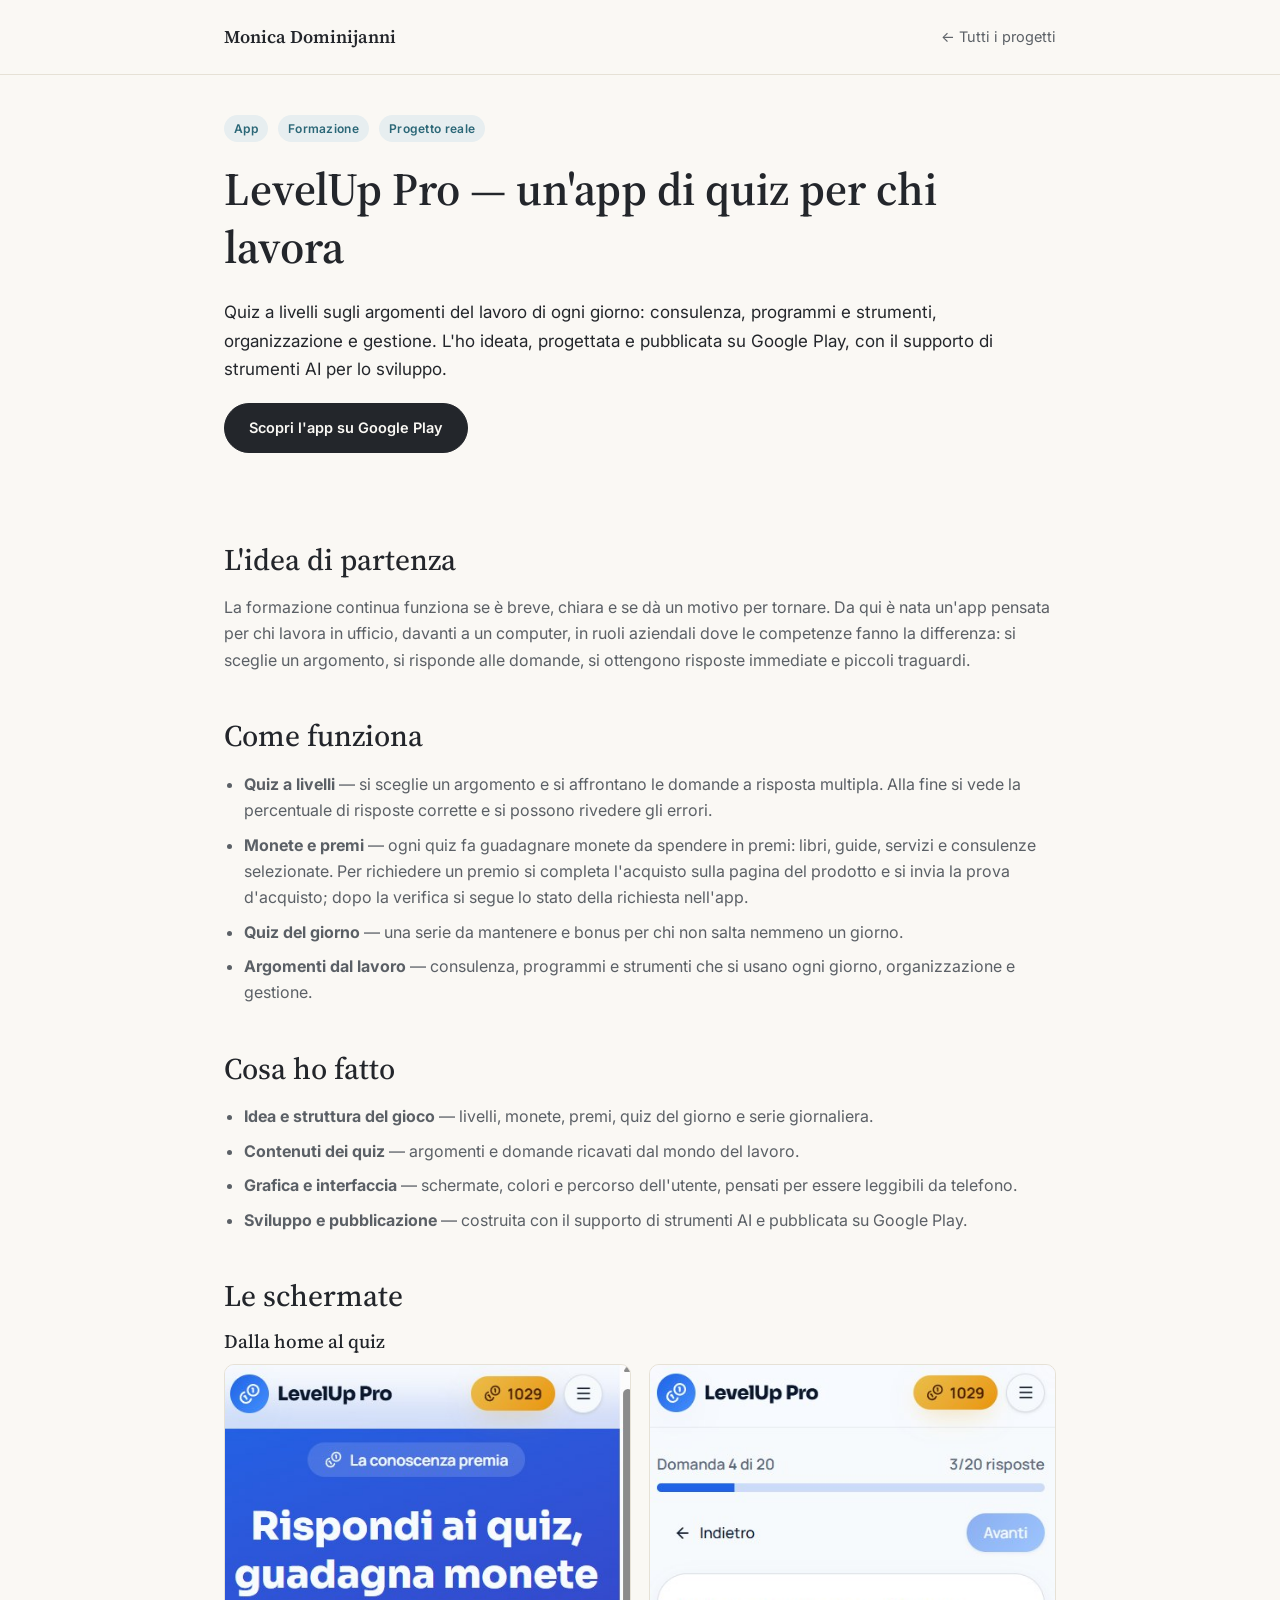
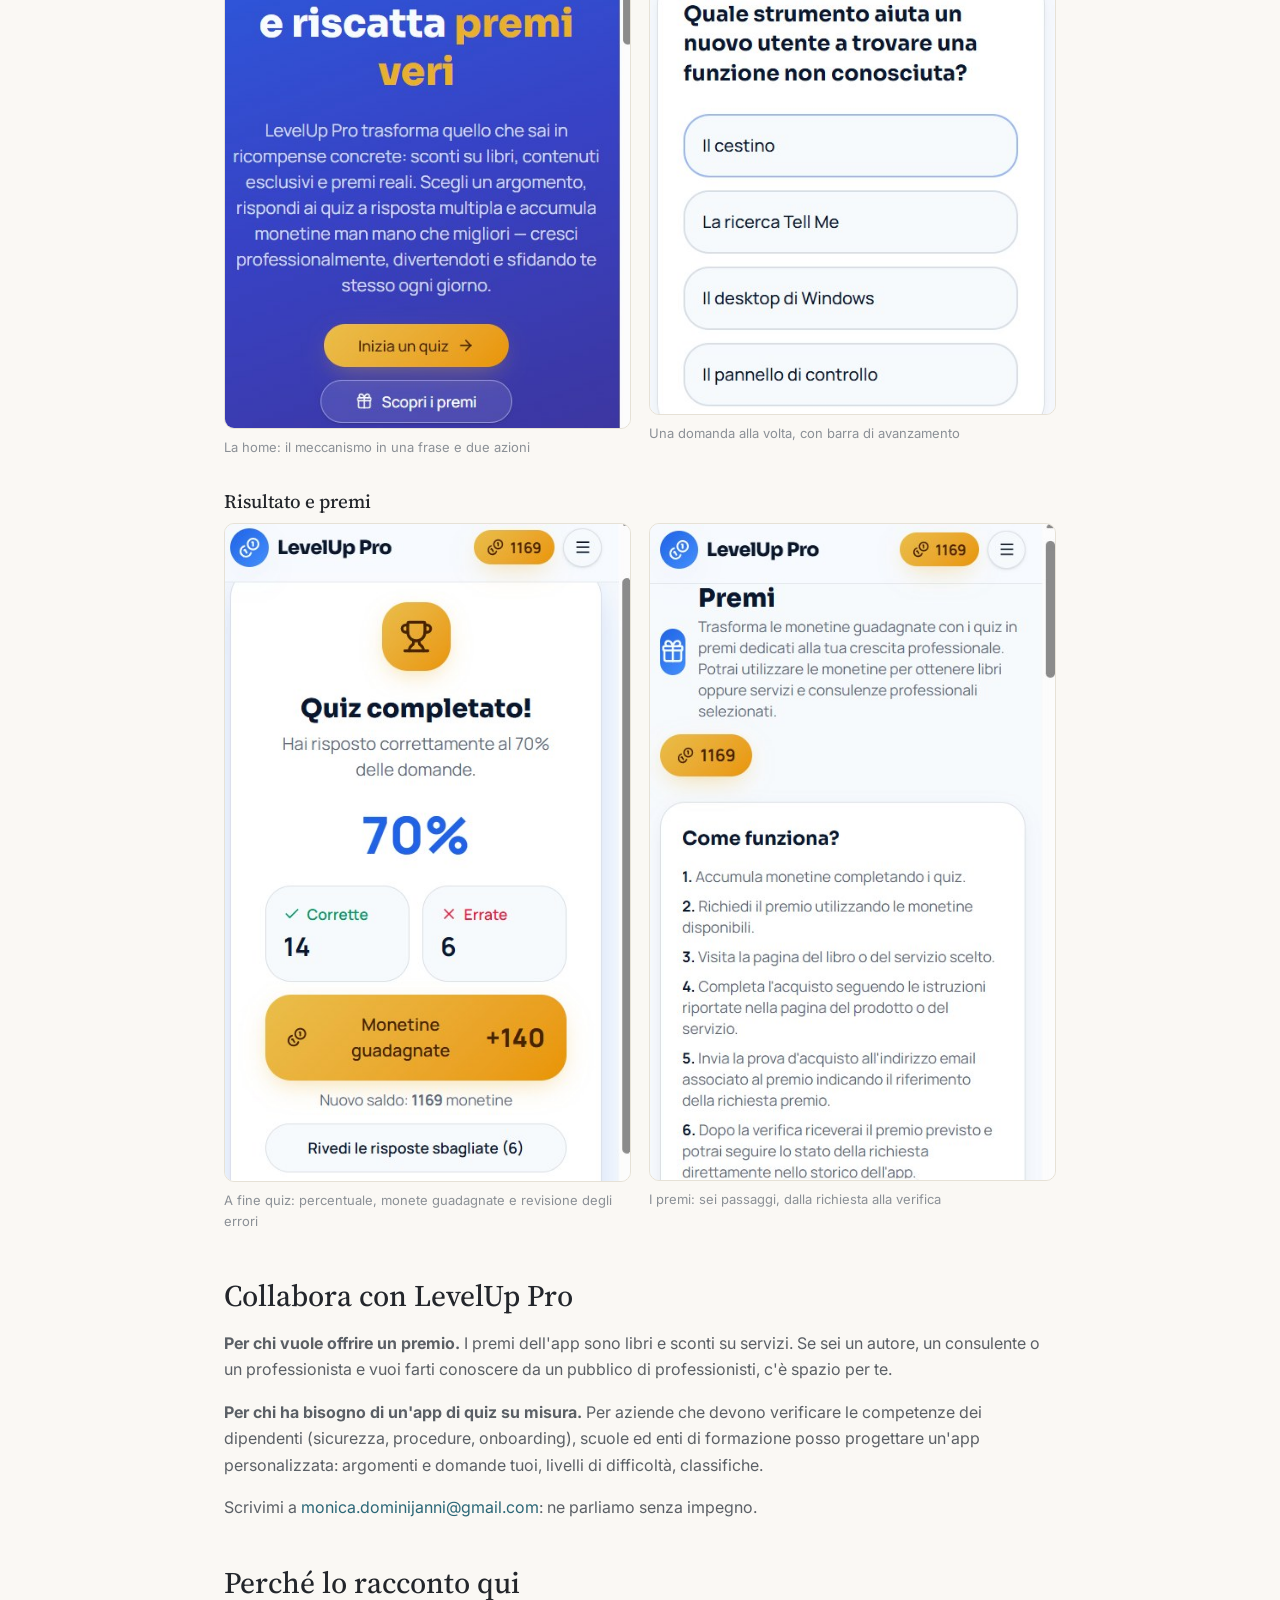
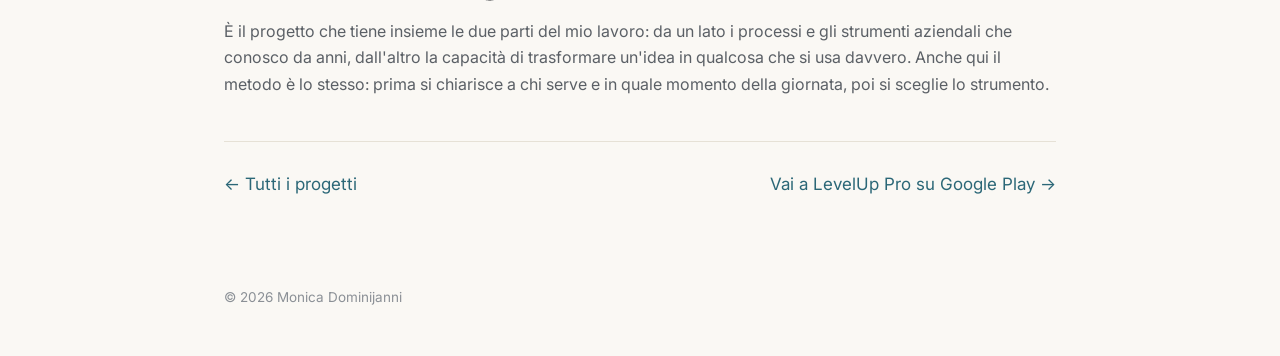
<file: progetti/levelup-pro.html>
<!DOCTYPE html>
<html lang="it">
<head>
<meta charset="UTF-8">
<meta name="viewport" content="width=device-width, initial-scale=1.0">
<title>LevelUp Pro — Caso studio | Monica Dominijanni</title>
<meta name="description" content="LevelUp Pro: app di quiz a livelli per chi lavora, ideata e pubblicata su Google Play. Argomenti dal mondo del lavoro, monete, premi e quiz del giorno.">
<link rel="preconnect" href="https://fonts.googleapis.com">
<link href="https://fonts.googleapis.com/css2?family=Source+Serif+4:wght@500;600&amp;family=Inter:wght@400;500;600;700&amp;display=swap" rel="stylesheet">
<link rel="stylesheet" href="../style.css">
</head>
<body>

<nav class="site-nav">
  <div class="wrap">
    <div class="brand">Monica Dominijanni</div>
    <a class="back-link" href="../index.html#progetti">← Tutti i progetti</a>
  </div>
</nav>

<header class="cs-hero">
  <div class="wrap">
    <div class="cs-meta">
      <span class="tag">App</span>
      <span class="tag">Formazione</span>
      <span class="tag">Progetto reale</span>
    </div>
    <h1>LevelUp Pro — un'app di quiz per chi lavora</h1>
    <p class="lede">Quiz a livelli sugli argomenti del lavoro di ogni giorno: consulenza, programmi e strumenti, organizzazione e gestione. L'ho ideata, progettata e pubblicata su Google Play, con il supporto di strumenti AI per lo sviluppo.</p>
    <div class="cta-row" style="margin-top:20px;">
      <a href="https://play.google.com/store/apps/details?id=com.leveluppro.app" class="btn primary" target="_blank" rel="noopener">Scopri l'app su Google Play</a>
    </div>
  </div>
</header>

<section>
  <div class="wrap">

    <div class="cs-block">
      <h2>L'idea di partenza</h2>
      <p>La formazione continua funziona se è breve, chiara e se dà un motivo per tornare. Da qui è nata un'app pensata per chi lavora in ufficio, davanti a un computer, in ruoli aziendali dove le competenze fanno la differenza: si sceglie un argomento, si risponde alle domande, si ottengono risposte immediate e piccoli traguardi.</p>
    </div>

    <div class="cs-block">
      <h2>Come funziona</h2>
      <ul>
        <li><strong>Quiz a livelli</strong> — si sceglie un argomento e si affrontano le domande a risposta multipla. Alla fine si vede la percentuale di risposte corrette e si possono rivedere gli errori.</li>
        <li><strong>Monete e premi</strong> — ogni quiz fa guadagnare monete da spendere in premi: libri, guide, servizi e consulenze selezionate. Per richiedere un premio si completa l'acquisto sulla pagina del prodotto e si invia la prova d'acquisto; dopo la verifica si segue lo stato della richiesta nell'app.</li>
        <li><strong>Quiz del giorno</strong> — una serie da mantenere e bonus per chi non salta nemmeno un giorno.</li>
        <li><strong>Argomenti dal lavoro</strong> — consulenza, programmi e strumenti che si usano ogni giorno, organizzazione e gestione.</li>
      </ul>
    </div>

    <div class="cs-block">
      <h2>Cosa ho fatto</h2>
      <ul>
        <li><strong>Idea e struttura del gioco</strong> — livelli, monete, premi, quiz del giorno e serie giornaliera.</li>
        <li><strong>Contenuti dei quiz</strong> — argomenti e domande ricavati dal mondo del lavoro.</li>
        <li><strong>Grafica e interfaccia</strong> — schermate, colori e percorso dell'utente, pensati per essere leggibili da telefono.</li>
        <li><strong>Sviluppo e pubblicazione</strong> — costruita con il supporto di strumenti AI e pubblicata su Google Play.</li>
      </ul>
    </div>

    <div class="cs-block">
      <h2>Le schermate</h2>

      <h3 style="margin-top:8px;">Dalla home al quiz</h3>
      <div class="shot-grid" style="align-items:start;">
        <figure class="shot-figure"><a href="../assets/levelup/home.jpg" target="_blank" rel="noopener"><img src="../assets/levelup/home.jpg" alt="Home di LevelUp Pro: «Rispondi ai quiz, guadagna monete e riscatta premi veri» con i pulsanti per iniziare un quiz e scoprire i premi" loading="lazy"></a><figcaption>La home: il meccanismo in una frase e due azioni</figcaption></figure>
        <figure class="shot-figure"><a href="../assets/levelup/quiz.jpg" target="_blank" rel="noopener"><img src="../assets/levelup/quiz.jpg" alt="Schermata di una domanda a risposta multipla con barra di avanzamento" loading="lazy"></a><figcaption>Una domanda alla volta, con barra di avanzamento</figcaption></figure>
      </div>

      <h3 style="margin-top:32px;">Risultato e premi</h3>
      <div class="shot-grid" style="align-items:start;">
        <figure class="shot-figure"><a href="../assets/levelup/risultato.jpg" target="_blank" rel="noopener"><img src="../assets/levelup/risultato.jpg" alt="Schermata Quiz completato con percentuale di risposte corrette, monete guadagnate e nuovo saldo" loading="lazy"></a><figcaption>A fine quiz: percentuale, monete guadagnate e revisione degli errori</figcaption></figure>
        <figure class="shot-figure"><a href="../assets/levelup/premi.jpg" target="_blank" rel="noopener"><img src="../assets/levelup/premi.jpg" alt="Pagina Premi con i sei passaggi per richiedere un premio" loading="lazy"></a><figcaption>I premi: sei passaggi, dalla richiesta alla verifica</figcaption></figure>
      </div>
    </div>

    <div class="cs-block">
      <h2>Collabora con LevelUp Pro</h2>
      <p><strong>Per chi vuole offrire un premio.</strong> I premi dell'app sono libri e sconti su servizi. Se sei un autore, un consulente o un professionista e vuoi farti conoscere da un pubblico di professionisti, c'è spazio per te.</p>
      <p><strong>Per chi ha bisogno di un'app di quiz su misura.</strong> Per aziende che devono verificare le competenze dei dipendenti (sicurezza, procedure, onboarding), scuole ed enti di formazione posso progettare un'app personalizzata: argomenti e domande tuoi, livelli di difficoltà, classifiche.</p>
      <p>Scrivimi a <a href="mailto:monica.dominijanni@gmail.com">monica.dominijanni@gmail.com</a>: ne parliamo senza impegno.</p>
    </div>

    <div class="cs-block">
      <h2>Perché lo racconto qui</h2>
      <p>È il progetto che tiene insieme le due parti del mio lavoro: da un lato i processi e gli strumenti aziendali che conosco da anni, dall'altro la capacità di trasformare un'idea in qualcosa che si usa davvero. Anche qui il metodo è lo stesso: prima si chiarisce a chi serve e in quale momento della giornata, poi si sceglie lo strumento.</p>
    </div>

    <div class="cs-nav-end">
      <a href="../index.html#progetti">← Tutti i progetti</a>
      <a href="https://play.google.com/store/apps/details?id=com.leveluppro.app" target="_blank" rel="noopener">Vai a LevelUp Pro su Google Play →</a>
    </div>

  </div>
</section>

<footer>
  <div class="wrap">© <span id="y"></span> Monica Dominijanni</div>
</footer>
<script>document.getElementById('y').textContent = new Date().getFullYear();</script>
</body>
</html>
</file>
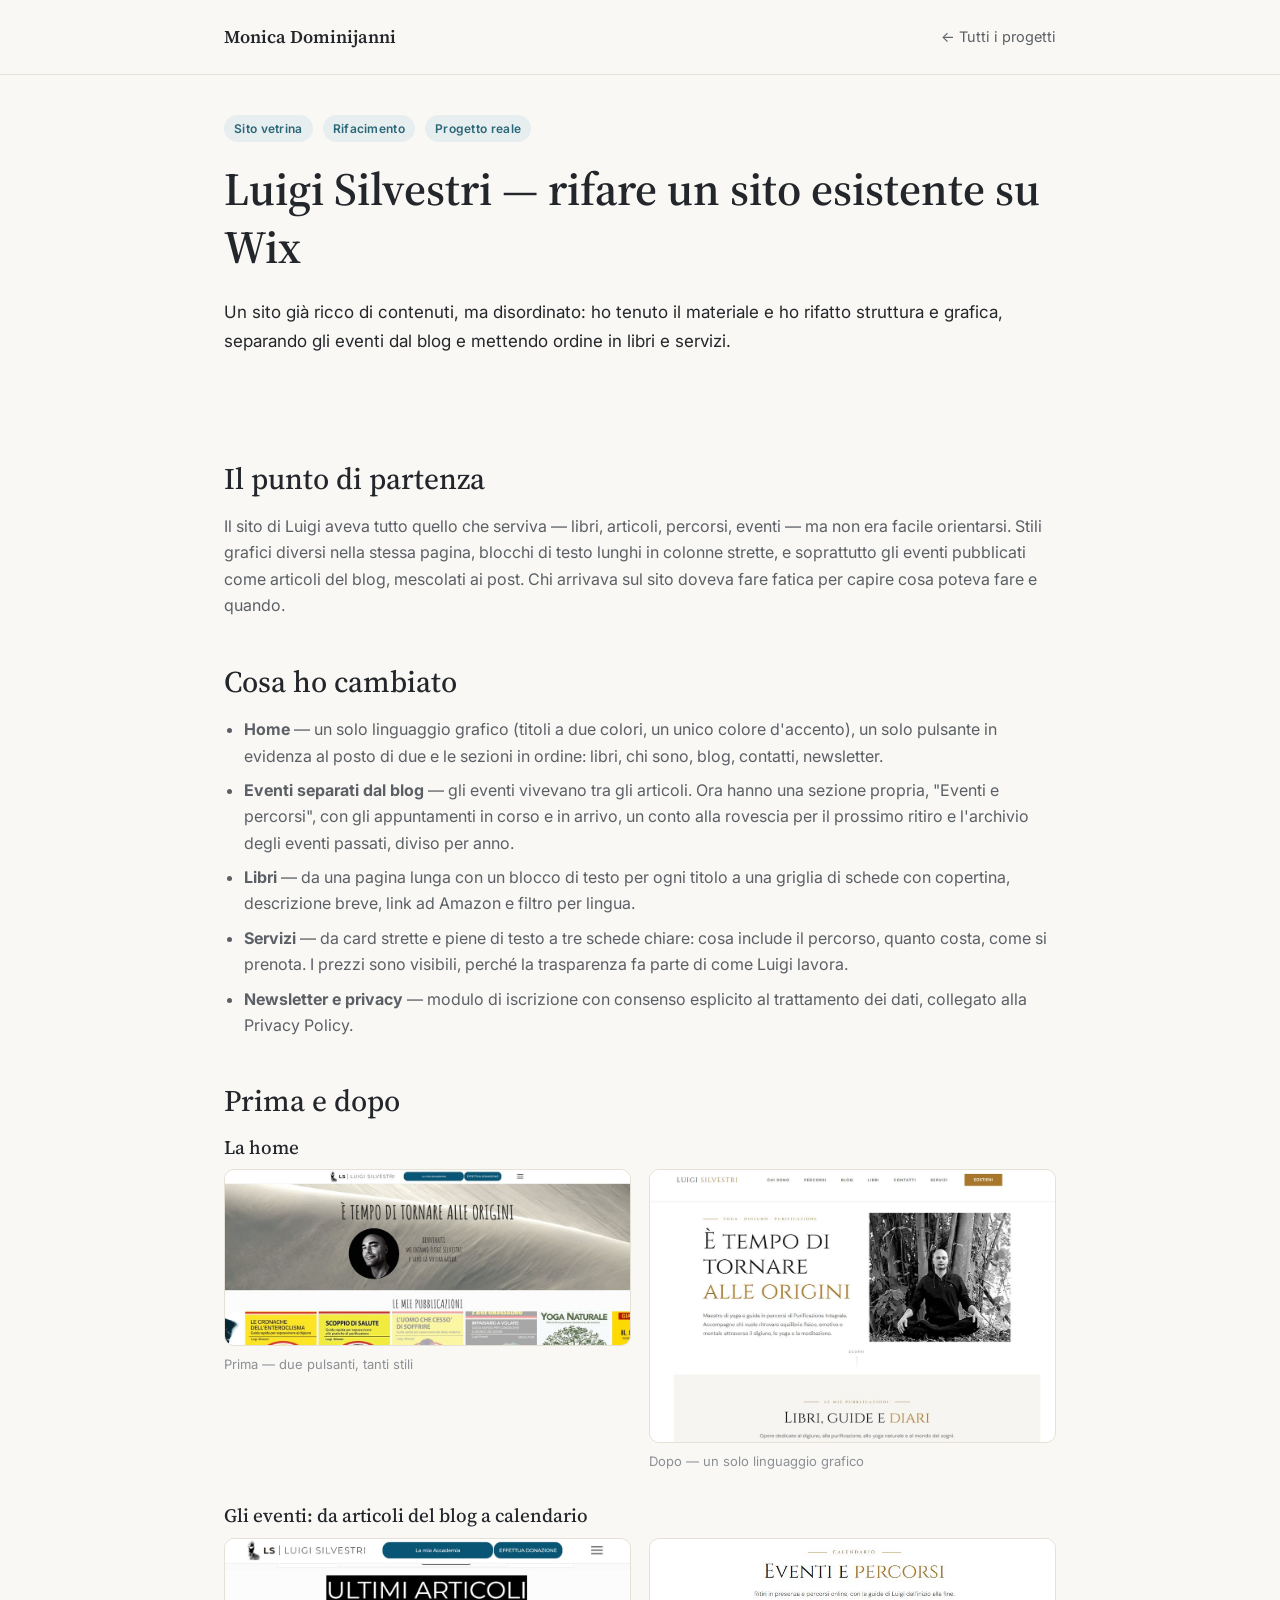
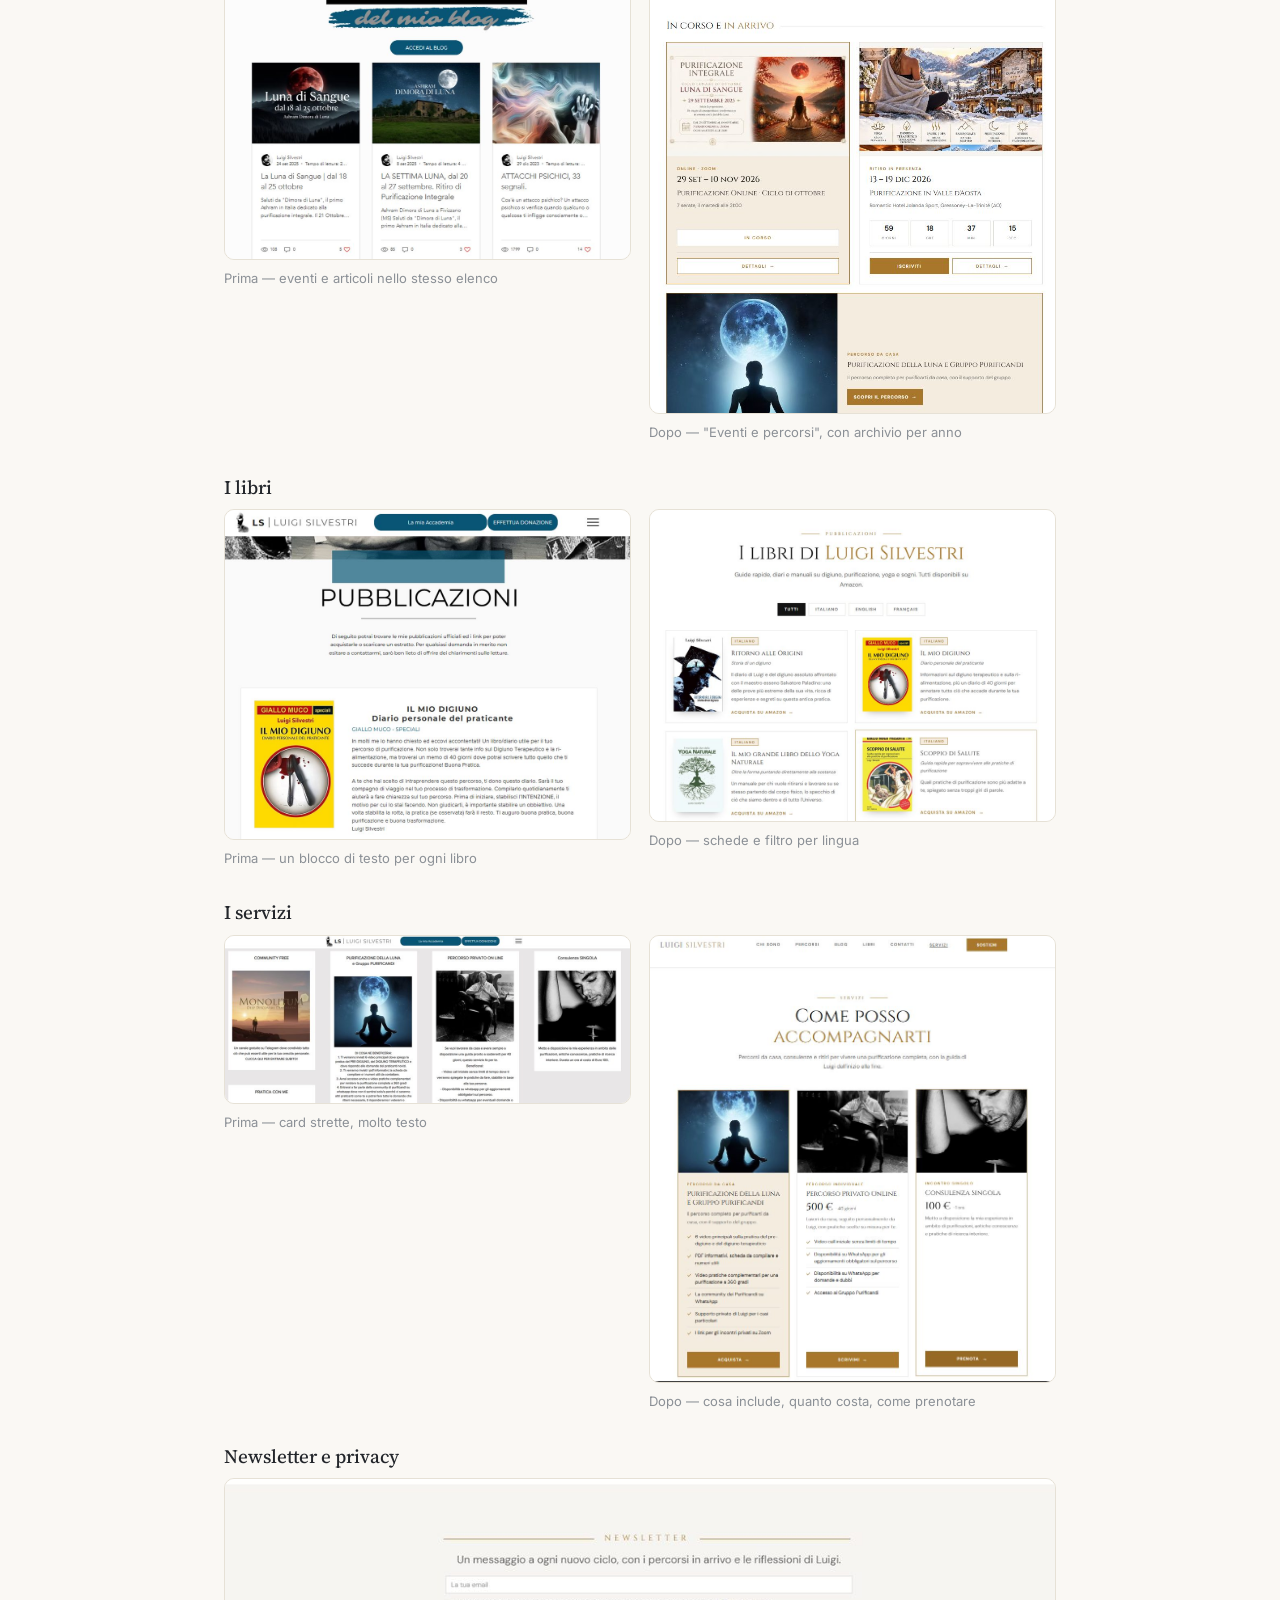
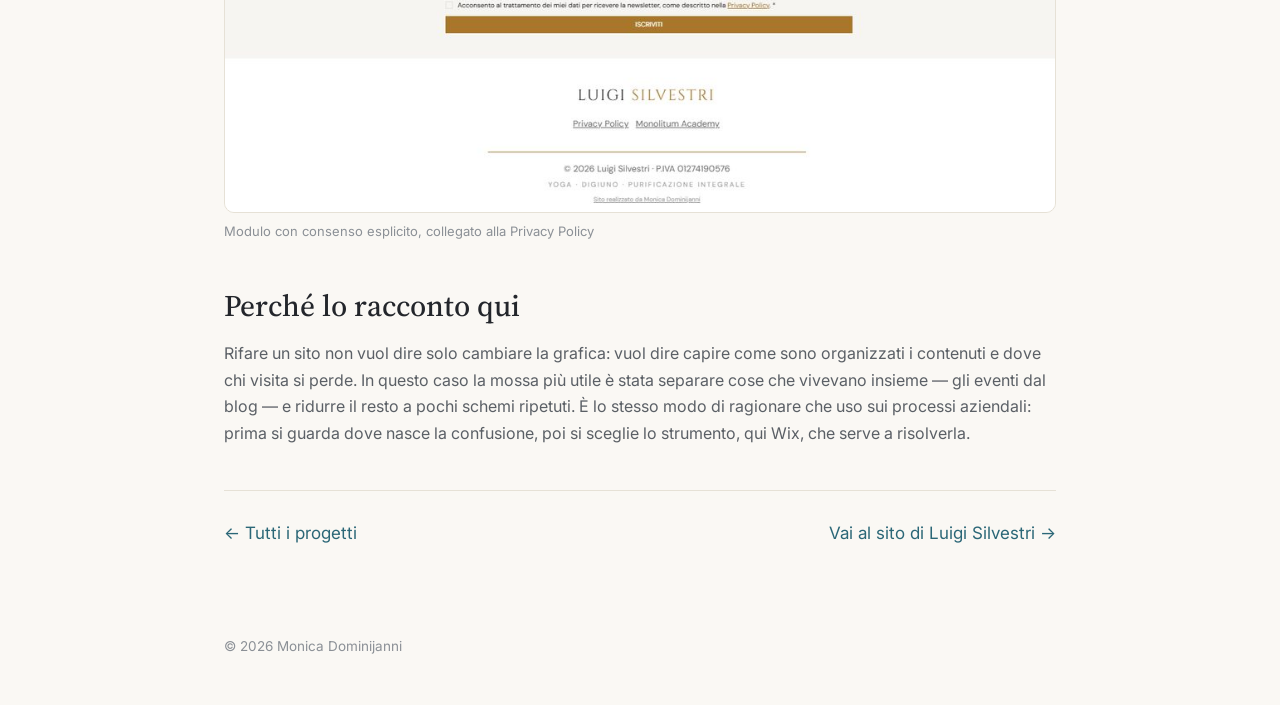
<file: progetti/luigi-silvestri.html>
<!DOCTYPE html>
<html lang="it">
<head>
<meta charset="UTF-8">
<meta name="viewport" content="width=device-width, initial-scale=1.0">
<title>Luigi Silvestri — Caso studio | Monica Dominijanni</title>
<meta name="description" content="Rifacimento del sito di Luigi Silvestri su Wix: eventi separati dal blog, libri e servizi riorganizzati, newsletter con consenso privacy.">
<link rel="preconnect" href="https://fonts.googleapis.com">
<link href="https://fonts.googleapis.com/css2?family=Source+Serif+4:wght@500;600&amp;family=Inter:wght@400;500;600;700&amp;display=swap" rel="stylesheet">
<link rel="stylesheet" href="../style.css">
</head>
<body>

<nav class="site-nav">
  <div class="wrap">
    <div class="brand">Monica Dominijanni</div>
    <a class="back-link" href="../index.html#progetti">← Tutti i progetti</a>
  </div>
</nav>

<header class="cs-hero">
  <div class="wrap">
    <div class="cs-meta">
      <span class="tag">Sito vetrina</span>
      <span class="tag">Rifacimento</span>
      <span class="tag">Progetto reale</span>
    </div>
    <h1>Luigi Silvestri — rifare un sito esistente su Wix</h1>
    <p class="lede">Un sito già ricco di contenuti, ma disordinato: ho tenuto il materiale e ho rifatto struttura e grafica, separando gli eventi dal blog e mettendo ordine in libri e servizi.</p>
  </div>
</header>

<section>
  <div class="wrap">

    <div class="cs-block">
      <h2>Il punto di partenza</h2>
      <p>Il sito di Luigi aveva tutto quello che serviva — libri, articoli, percorsi, eventi — ma non era facile orientarsi. Stili grafici diversi nella stessa pagina, blocchi di testo lunghi in colonne strette, e soprattutto gli eventi pubblicati come articoli del blog, mescolati ai post. Chi arrivava sul sito doveva fare fatica per capire cosa poteva fare e quando.</p>
    </div>

    <div class="cs-block">
      <h2>Cosa ho cambiato</h2>
      <ul>
        <li><strong>Home</strong> — un solo linguaggio grafico (titoli a due colori, un unico colore d'accento), un solo pulsante in evidenza al posto di due e le sezioni in ordine: libri, chi sono, blog, contatti, newsletter.</li>
        <li><strong>Eventi separati dal blog</strong> — gli eventi vivevano tra gli articoli. Ora hanno una sezione propria, "Eventi e percorsi", con gli appuntamenti in corso e in arrivo, un conto alla rovescia per il prossimo ritiro e l'archivio degli eventi passati, diviso per anno.</li>
        <li><strong>Libri</strong> — da una pagina lunga con un blocco di testo per ogni titolo a una griglia di schede con copertina, descrizione breve, link ad Amazon e filtro per lingua.</li>
        <li><strong>Servizi</strong> — da card strette e piene di testo a tre schede chiare: cosa include il percorso, quanto costa, come si prenota. I prezzi sono visibili, perché la trasparenza fa parte di come Luigi lavora.</li>
        <li><strong>Newsletter e privacy</strong> — modulo di iscrizione con consenso esplicito al trattamento dei dati, collegato alla Privacy Policy.</li>
      </ul>
    </div>

    <div class="cs-block">
      <h2>Prima e dopo</h2>

      <h3 style="margin-top:8px;">La home</h3>
      <div class="shot-grid" style="align-items:start;">
        <figure class="shot-figure"><a href="../assets/luigi/home-prima.jpg" target="_blank" rel="noopener"><img src="../assets/luigi/home-prima.jpg" alt="Home del vecchio sito: sfondo di sabbia, titolo in carattere condensato e due pulsanti blu nell'header" loading="lazy"></a><figcaption>Prima — due pulsanti, tanti stili</figcaption></figure>
        <figure class="shot-figure"><a href="../assets/luigi/home-dopo.jpg" target="_blank" rel="noopener"><img src="../assets/luigi/home-dopo.jpg" alt="Home del nuovo sito: titolo a due colori, foto e un solo pulsante in evidenza" loading="lazy"></a><figcaption>Dopo — un solo linguaggio grafico</figcaption></figure>
      </div>

      <h3 style="margin-top:32px;">Gli eventi: da articoli del blog a calendario</h3>
      <div class="shot-grid" style="align-items:start;">
        <figure class="shot-figure"><a href="../assets/luigi/eventi-prima.jpg" target="_blank" rel="noopener"><img src="../assets/luigi/eventi-prima.jpg" alt="Vecchio blog: gli eventi compaiono come articoli, insieme agli altri post" loading="lazy"></a><figcaption>Prima — eventi e articoli nello stesso elenco</figcaption></figure>
        <figure class="shot-figure"><a href="../assets/luigi/eventi-dopo.jpg" target="_blank" rel="noopener"><img src="../assets/luigi/eventi-dopo.jpg" alt="Nuova sezione Eventi e percorsi con appuntamenti in corso e in arrivo e conto alla rovescia" loading="lazy"></a><figcaption>Dopo — "Eventi e percorsi", con archivio per anno</figcaption></figure>
      </div>

      <h3 style="margin-top:32px;">I libri</h3>
      <div class="shot-grid" style="align-items:start;">
        <figure class="shot-figure"><a href="../assets/luigi/libri-prima.jpg" target="_blank" rel="noopener"><img src="../assets/luigi/libri-prima.jpg" alt="Vecchia pagina Pubblicazioni con un lungo blocco di testo per ogni libro" loading="lazy"></a><figcaption>Prima — un blocco di testo per ogni libro</figcaption></figure>
        <figure class="shot-figure"><a href="../assets/luigi/libri-dopo.jpg" target="_blank" rel="noopener"><img src="../assets/luigi/libri-dopo.jpg" alt="Nuova sezione libri a schede con filtro per lingua" loading="lazy"></a><figcaption>Dopo — schede e filtro per lingua</figcaption></figure>
      </div>

      <h3 style="margin-top:32px;">I servizi</h3>
      <div class="shot-grid" style="align-items:start;">
        <figure class="shot-figure"><a href="../assets/luigi/servizi-prima.jpg" target="_blank" rel="noopener"><img src="../assets/luigi/servizi-prima.jpg" alt="Vecchia pagina dei servizi con card strette e molto testo" loading="lazy"></a><figcaption>Prima — card strette, molto testo</figcaption></figure>
        <figure class="shot-figure"><a href="../assets/luigi/servizi-dopo.jpg" target="_blank" rel="noopener"><img src="../assets/luigi/servizi-dopo.jpg" alt="Nuova pagina Servizi con tre schede, prezzi visibili e pulsanti d'azione" loading="lazy"></a><figcaption>Dopo — cosa include, quanto costa, come prenotare</figcaption></figure>
      </div>

      <h3 style="margin-top:32px;">Newsletter e privacy</h3>
      <figure class="shot-single" style="max-width:100%;">
        <a href="../assets/luigi/newsletter.jpg" target="_blank" rel="noopener"><img src="../assets/luigi/newsletter.jpg" alt="Modulo di iscrizione alla newsletter con casella di consenso e link alla Privacy Policy" loading="lazy"></a>
        <figcaption>Modulo con consenso esplicito, collegato alla Privacy Policy</figcaption>
      </figure>
    </div>

    <div class="cs-block">
      <h2>Perché lo racconto qui</h2>
      <p>Rifare un sito non vuol dire solo cambiare la grafica: vuol dire capire come sono organizzati i contenuti e dove chi visita si perde. In questo caso la mossa più utile è stata separare cose che vivevano insieme — gli eventi dal blog — e ridurre il resto a pochi schemi ripetuti. È lo stesso modo di ragionare che uso sui processi aziendali: prima si guarda dove nasce la confusione, poi si sceglie lo strumento, qui Wix, che serve a risolverla.</p>
    </div>

    <div class="cs-nav-end">
      <a href="../index.html#progetti">← Tutti i progetti</a>
      <a href="https://www.luigisilvestri.net" target="_blank" rel="noopener">Vai al sito di Luigi Silvestri →</a>
    </div>

  </div>
</section>

<footer>
  <div class="wrap">© <span id="y"></span> Monica Dominijanni</div>
</footer>
<script>document.getElementById('y').textContent = new Date().getFullYear();</script>
</body>
</html>
</file>
<file: style.css>
/* ==========================================================================
   Monica Dominijanni — sito vetrina
   ========================================================================== */

:root {
  --bg: #faf8f4;
  --surface: #ffffff;
  --ink: #23262b;
  --ink-soft: #5b6066;
  --ink-faint: #8b9096;
  --accent: #2b6777;
  --accent-soft: #e7eef0;
  --gold: #b8873f;
  --border: #e6e1d6;
  --radius: 14px;
  --serif: 'Source Serif 4', Georgia, 'Times New Roman', serif;
  --sans: 'Inter', -apple-system, BlinkMacSystemFont, 'Segoe UI', Arial, sans-serif;
  --maxw: 880px;
}

@media (prefers-color-scheme: dark) {
  :root {
    --bg: #14171a;
    --surface: #1c2024;
    --ink: #ecebe7;
    --ink-soft: #b6bcc2;
    --ink-faint: #7d848b;
    --accent: #6fb3c2;
    --accent-soft: #22343a;
    --gold: #d8ac5f;
    --border: #2c3136;
  }
}

* { box-sizing: border-box; }

html { scroll-behavior: smooth; }

body {
  margin: 0;
  background: var(--bg);
  color: var(--ink);
  font-family: var(--sans);
  font-size: 17px;
  line-height: 1.65;
  -webkit-font-smoothing: antialiased;
}

img { max-width: 100%; display: block; }

a { color: var(--accent); text-decoration: none; }
a:hover { text-decoration: underline; }

h1, h2, h3 {
  font-family: var(--serif);
  font-weight: 500;
  line-height: 1.25;
  color: var(--ink);
  margin: 0 0 0.5em;
}

h1 { font-size: clamp(32px, 5vw, 46px); font-weight: 600; }
h2 { font-size: clamp(24px, 3.4vw, 30px); }
h3 { font-size: 19px; }

p { margin: 0 0 1em; }

.wrap {
  max-width: var(--maxw);
  margin: 0 auto;
  padding: 0 24px;
}

/* ---------- Nav ---------- */
.site-nav {
  padding: 22px 0;
  border-bottom: 1px solid var(--border);
}
.site-nav .wrap {
  display: flex;
  align-items: center;
  justify-content: space-between;
  gap: 16px;
  flex-wrap: wrap;
}
.site-nav .brand {
  font-family: var(--serif);
  font-weight: 600;
  font-size: 18px;
  color: var(--ink);
}
.site-nav .links { display: flex; gap: 24px; font-size: 14.5px; }
.site-nav .links a { color: var(--ink-soft); }
.site-nav .links a:hover { color: var(--accent); text-decoration: none; }
.back-link { font-size: 14.5px; color: var(--ink-soft); }

/* ---------- Hero ---------- */
.hero { padding: 64px 0 48px; }
.eyebrow {
  display: inline-block;
  text-transform: uppercase;
  letter-spacing: 1.5px;
  font-size: 12.5px;
  font-weight: 600;
  color: var(--accent);
  background: var(--accent-soft);
  padding: 6px 14px;
  border-radius: 999px;
  margin-bottom: 20px;
}
.hero .lede {
  font-size: 19px;
  color: var(--ink-soft);
  max-width: 620px;
}
.hero .cta-row { display: flex; gap: 14px; margin-top: 28px; flex-wrap: wrap; }

.btn {
  display: inline-block;
  padding: 12px 24px;
  border-radius: 999px;
  font-size: 14.5px;
  font-weight: 600;
  border: 1px solid var(--ink);
  color: var(--ink);
}
.btn:hover { text-decoration: none; background: var(--ink); color: var(--bg); }
.btn.primary { background: var(--ink); color: var(--bg); }
.btn.primary:hover { opacity: 0.85; background: var(--ink); color: var(--bg); }

/* ---------- Section ---------- */
section { padding: 56px 0; }
section.alt { background: var(--surface); border-top: 1px solid var(--border); border-bottom: 1px solid var(--border); }
.section-head { margin-bottom: 36px; }
.section-head .eyebrow { margin-bottom: 14px; }

/* ---------- About / skills ---------- */
.skills-grid {
  display: grid;
  grid-template-columns: repeat(auto-fit, minmax(220px, 1fr));
  gap: 22px;
  margin-top: 12px;
}
.skill-card {
  background: var(--surface);
  border: 1px solid var(--border);
  border-radius: var(--radius);
  padding: 22px 22px 20px;
}
.skill-card h3 { margin-bottom: 8px; }
.skill-card p { color: var(--ink-soft); font-size: 15px; margin: 0; }

/* ---------- Timeline (career) ---------- */
.timeline { border-left: 2px solid var(--border); padding-left: 24px; margin-top: 8px; }
.timeline-item { margin-bottom: 26px; position: relative; }
.timeline-item::before {
  content: '';
  position: absolute;
  left: -30px;
  top: 6px;
  width: 9px;
  height: 9px;
  border-radius: 50%;
  background: var(--accent);
}
.timeline-item .when { font-size: 13.5px; color: var(--ink-faint); font-weight: 600; text-transform: uppercase; letter-spacing: 0.5px; }
.timeline-item h3 { margin: 4px 0 6px; }
.timeline-item p { color: var(--ink-soft); margin: 0; font-size: 15.5px; }

/* ---------- Project cards ---------- */
.project-grid {
  display: grid;
  grid-template-columns: repeat(auto-fit, minmax(260px, 1fr));
  gap: 24px;
  margin-top: 12px;
}
.project-card {
  background: var(--surface);
  border: 1px solid var(--border);
  border-radius: var(--radius);
  padding: 26px;
  display: flex;
  flex-direction: column;
  transition: transform .2s ease, box-shadow .2s ease;
}
.project-card:hover { transform: translateY(-3px); box-shadow: 0 12px 28px rgba(30,30,20,.08); }
.project-card .tag-row { display: flex; gap: 8px; flex-wrap: wrap; margin-bottom: 14px; }
.tag {
  font-size: 12px;
  font-weight: 600;
  letter-spacing: .3px;
  color: var(--accent);
  background: var(--accent-soft);
  padding: 4px 10px;
  border-radius: 999px;
}
.tag.gold { color: var(--gold); background: rgba(184,135,63,.12); }
.project-card h3 { margin-bottom: 10px; }
.project-card p { color: var(--ink-soft); font-size: 15px; flex-grow: 1; }
.project-card .read-more { margin-top: 16px; font-weight: 600; font-size: 14.5px; }
.project-card.concept { border-style: dashed; }

/* ---------- Publications ---------- */
.pub-list { display: grid; gap: 16px; margin-top: 12px; }
.pub-item {
  display: flex;
  gap: 16px;
  align-items: flex-start;
  background: var(--surface);
  border: 1px solid var(--border);
  border-radius: var(--radius);
  padding: 18px 20px;
}
.pub-item .icon { font-size: 22px; line-height: 1; margin-top: 2px; }
.pub-item h3 { margin-bottom: 4px; }
.pub-item p { margin: 0; color: var(--ink-soft); font-size: 15px; }

/* ---------- Contact ---------- */
.contact-grid {
  display: grid;
  grid-template-columns: repeat(auto-fit, minmax(230px, 1fr));
  gap: 18px;
  margin-top: 12px;
}
.contact-item {
  background: var(--surface);
  border: 1px solid var(--border);
  border-radius: var(--radius);
  padding: 20px 14px;
  text-align: center;
}
.contact-item .label { font-size: 13px; color: var(--ink-faint); text-transform: uppercase; letter-spacing: .5px; margin-bottom: 6px; }
.contact-item .value { font-weight: 600; font-size: 14.5px; white-space: nowrap; }

/* ---------- Footer ---------- */
footer {
  padding: 32px 0 48px;
  color: var(--ink-faint);
  font-size: 13.5px;
}

/* ---------- Case-study pages ---------- */
.cs-hero { padding: 40px 0 32px; }
.cs-meta { display: flex; gap: 10px; flex-wrap: wrap; margin-bottom: 18px; }
.cs-note {
  border-left: 3px solid var(--gold);
  background: rgba(184,135,63,.08);
  padding: 14px 18px;
  border-radius: 0 10px 10px 0;
  font-size: 15px;
  color: var(--ink-soft);
  margin: 24px 0;
}
.cs-note strong { color: var(--ink); }
.cs-block { margin-bottom: 44px; }
.cs-block h2 { margin-bottom: 16px; }
.cs-block p { color: var(--ink-soft); font-size: 16px; }
.cs-block ul { color: var(--ink-soft); font-size: 16px; padding-left: 20px; }
.cs-block li { margin-bottom: 8px; }
.cs-two-col {
  display: grid;
  grid-template-columns: 1fr 1fr;
  gap: 24px;
}
@media (max-width: 640px) { .cs-two-col { grid-template-columns: 1fr; } }
.cs-two-col .box {
  background: var(--surface);
  border: 1px solid var(--border);
  border-radius: var(--radius);
  padding: 20px 22px;
}
.cs-two-col .box h3 { margin-bottom: 8px; }
.cs-two-col .box.problem { border-top: 3px solid #b5544a; }
.cs-two-col .box.approach { border-top: 3px solid var(--accent); }
.diagram-wrap {
  background: var(--surface);
  border: 1px solid var(--border);
  border-radius: var(--radius);
  padding: 28px 20px;
  overflow-x: auto;
}
.diagram-wrap svg { display: block; margin: 0 auto; max-width: 100%; height: auto; }
.cs-quote {
  font-family: var(--serif);
  font-size: 21px;
  font-style: italic;
  color: var(--ink);
  border-left: 3px solid var(--accent);
  padding-left: 20px;
  margin: 28px 0;
}
.shot-grid {
  display: grid;
  grid-template-columns: repeat(2, 1fr);
  gap: 18px;
}
@media (max-width: 560px) { .shot-grid { grid-template-columns: 1fr; } }
.shot-figure { margin: 0; }
.shot-figure img {
  border-radius: 10px;
  border: 1px solid var(--border);
  width: 100%;
}
.shot-figure figcaption {
  font-size: 13px;
  color: var(--ink-faint);
  margin-top: 8px;
}
.shot-single { margin: 0; max-width: 520px; }
.shot-single img {
  border-radius: 10px;
  border: 1px solid var(--border);
  width: 100%;
}
.shot-single figcaption {
  font-size: 13px;
  color: var(--ink-faint);
  margin-top: 8px;
}

.cs-nav-end {
  display: flex;
  justify-content: space-between;
  align-items: center;
  padding-top: 28px;
  border-top: 1px solid var(--border);
  margin-top: 16px;
  flex-wrap: wrap;
  gap: 12px;
}
</file>
